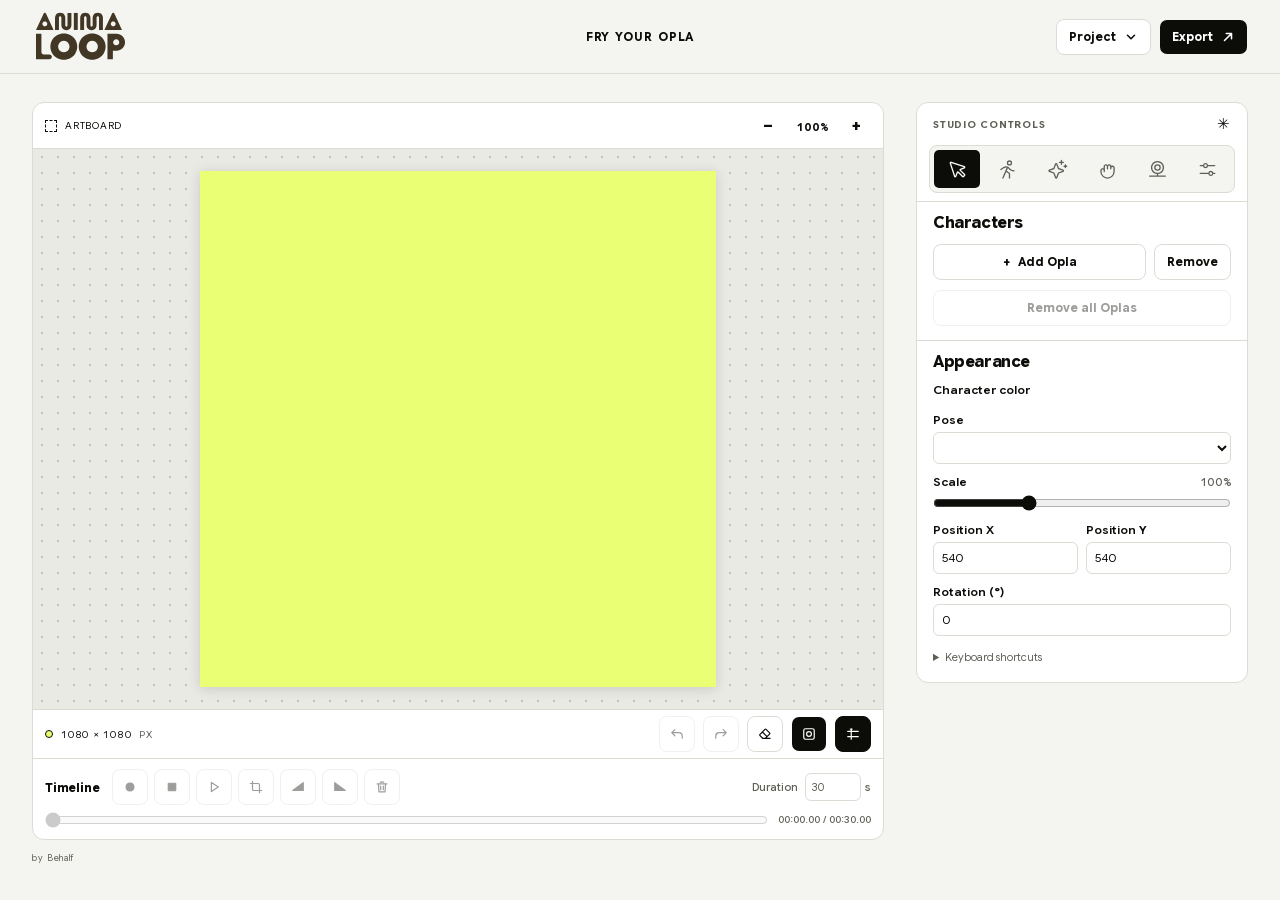
<file: index.html>
<!doctype html>
<html lang="en">
<head>
  <meta charset="utf-8">
  <meta name="viewport" content="width=device-width, initial-scale=1">
  <meta http-equiv="refresh" content="0; url=./opla.html">
  <title>ANIMALOOP Studio</title>
</head>
<body>
  <a href="./opla.html">Fry Your Opla</a>
  <a href="./poster.html">Cook Your Poster</a>
</body>
</html>
</file>
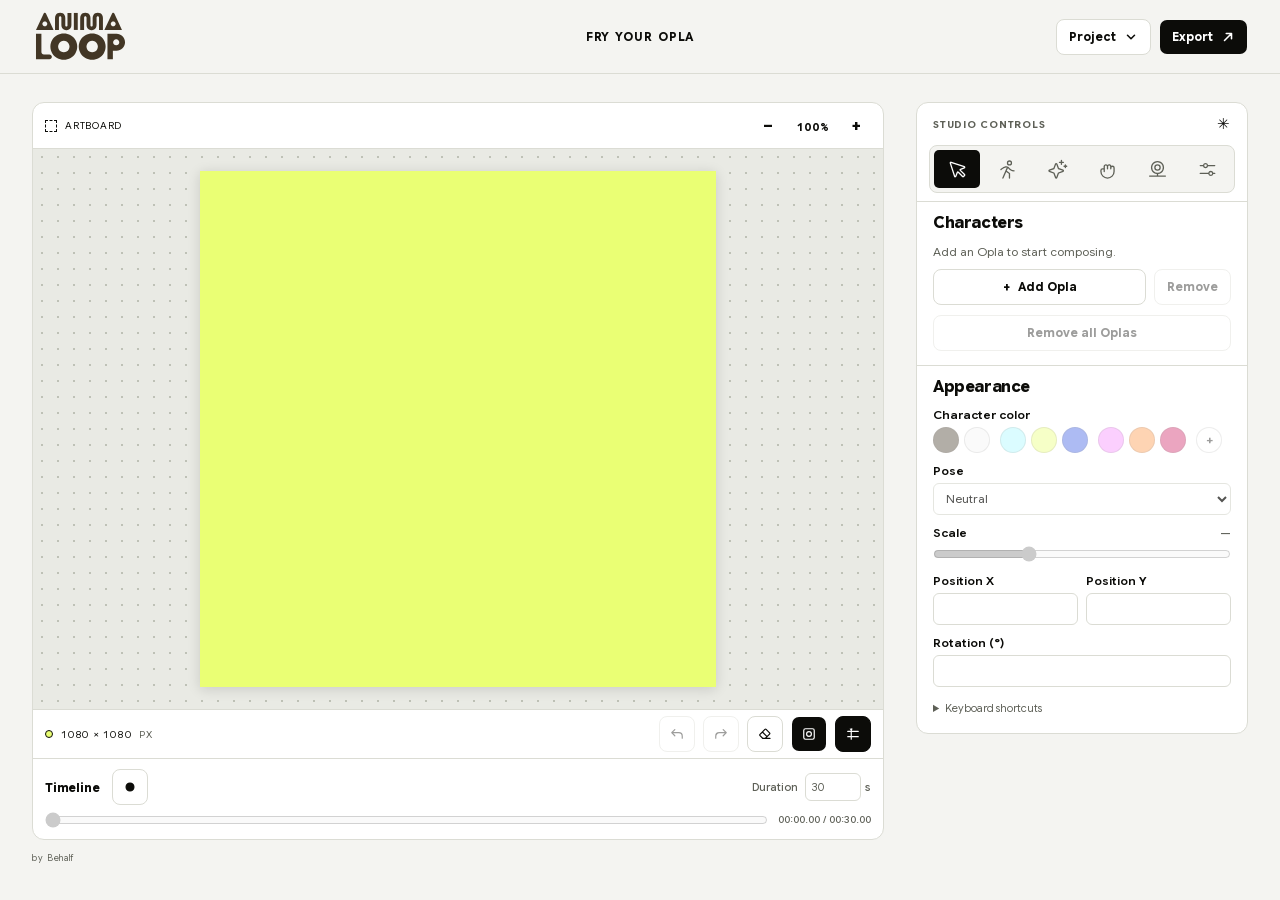
<file: opla.html>
<!doctype html>
<html lang="en">
<head>
  <meta charset="utf-8">
  <meta name="viewport" content="width=device-width, initial-scale=1">
  <meta name="description" content="Build, animate, and capture Opla festival key visuals.">
  <title>ANIMALOOP — Fry Your Opla</title>
  <link rel="stylesheet" href="./styles.css?v=timeline-tools">
  <link rel="stylesheet" href="./opla-recording.css?v=timeline-tools-final">
</head>
<body data-timeline-open="true">
  <header class="topbar">
    <a class="brand" href="./opla.html" aria-label="Animaloop Studio">
      <img src="./src/logo.svg?v=timeline-tools" alt="" width="120" height="63">
    </a>
    <h1 id="studio-title" class="header-caption mono">FRY YOUR OPLA</h1>
    <div class="header-actions">
      <details class="action-menu project-menu">
        <summary class="button">Project <svg class="action-icon" width="14" height="14" viewBox="0 0 12 12" fill="none" stroke="currentColor" stroke-width="1.35" stroke-linecap="round" stroke-linejoin="round" aria-hidden="true" focusable="false"><path d="m3 4.5 3 3 3-3"/></svg></summary>
        <div class="menu-content">
          <div class="menu-section">
            <button type="button" id="project-save">Save</button>
            <button type="button" id="project-open">Open</button>
          </div>
          <div class="menu-section">
            <button type="button" id="reset-mode">Reset</button>
          </div>
          <div class="menu-section">
            <a href="./poster.html">Cook Your Poster</a>
          </div>
        </div>
      </details>
      <details class="action-menu">
        <summary class="button primary">Export <svg class="action-icon" width="14" height="14" viewBox="0 0 12 12" fill="none" stroke="currentColor" stroke-width="1.35" stroke-linecap="round" stroke-linejoin="round" aria-hidden="true" focusable="false"><path d="M3 9 9 3M4.5 3H9v4.5"/></svg></summary>
        <div class="menu-content">
          <div class="menu-section">
            <button type="button" id="export-svg">Download SVG</button>
            <button type="button" id="export-png">Download PNG</button>
          </div>
          <div class="menu-section">
            <button type="button" id="export-mov" disabled>Download MOV</button>
            <button type="button" id="export-gif" disabled>Create GIF loop</button>
          </div>
        </div>
      </details>
    </div>
  </header>
  <main class="workspace">
    <section class="art-area" aria-label="Artboard">
      <div class="stage-card">
        <div class="stage-toolbar">
          <div class="artboard-name mono"><span class="frame-icon" aria-hidden="true"></span> ARTBOARD</div>
          <div class="zoom-group">
            <button type="button" id="zoom-out" title="Zoom out" aria-label="Zoom out">−</button>
            <button type="button" id="zoom-reset" title="Reset zoom" aria-label="Reset zoom"><span id="zoom-value">100%</span></button>
            <button type="button" id="zoom-in" title="Zoom in" aria-label="Zoom in">+</button>
          </div>
        </div>
        <div id="viewport">
          <div class="stage-space">
            <div id="stage-wrap">
              <svg id="stage" xmlns="http://www.w3.org/2000/svg" viewBox="0 0 1080 1080" role="img" aria-label="Opla key visual"></svg>
              <img id="timeline-preview" alt="Recorded animation preview" hidden>
              <div id="timeline-fade-overlay" aria-hidden="true" hidden></div>
            </div>
          </div>
        </div>
        <div class="stage-footer">
          <div class="stage-meta mono"><span class="signal"></span><span id="canvas-dimensions">1080 × 1080</span><span class="units">PX</span></div>
          <div class="frame-actions">
            <button type="button" class="button frame-button" id="undo-scene" aria-label="Undo" title="Undo" disabled>
              <svg width="14" height="14" viewBox="0 0 16 16" fill="none" stroke="currentColor" stroke-width="1.35" stroke-linecap="round" stroke-linejoin="round" aria-hidden="true" focusable="false"><path d="M5.5 3 2 6.5 5.5 10M2 6.5h8a4 4 0 0 1 4 4v2.25"/></svg>
            </button>
            <button type="button" class="button frame-button" id="redo-scene" aria-label="Redo" title="Redo" disabled>
              <svg width="14" height="14" viewBox="0 0 16 16" fill="none" stroke="currentColor" stroke-width="1.35" stroke-linecap="round" stroke-linejoin="round" aria-hidden="true" focusable="false"><path d="m10.5 3 3.5 3.5-3.5 3.5M14 6.5H6a4 4 0 0 0-4 4v2.25"/></svg>
            </button>
            <button type="button" class="button frame-button" id="erase-frame" aria-label="Erase frame" title="Erase frame">
              <svg class="action-icon" width="14" height="14" viewBox="0 0 16 16" fill="none" stroke="currentColor" stroke-width="1.35" stroke-linecap="round" stroke-linejoin="round" aria-hidden="true" focusable="false"><path d="M2.3 9.8a1 1 0 0 1 0-1.4l5.6-5.6a1 1 0 0 1 1.4 0l3.9 3.9a1 1 0 0 1 0 1.4l-5 5H5.6zM5 5.7l5.3 5.3M8.2 13.1h5.5"/></svg>
            </button>
            <button type="button" class="button primary frame-button" id="capture" aria-label="Capture frame" title="Capture frame"><svg class="action-icon" width="14" height="14" viewBox="0 0 16 16" fill="none" stroke="currentColor" stroke-width="1.35" aria-hidden="true" focusable="false"><rect x="2" y="2" width="12" height="12" rx="2"/><circle cx="8" cy="8" r="2.75"/></svg></button>
            <button type="button" class="button frame-button" id="timeline-toggle" aria-label="Toggle timeline" title="Hide timeline" aria-controls="opla-timeline" aria-expanded="true" data-recording="false"><svg class="action-icon"  width="14" height="14" viewBox="0 0 16 16" fill="none" stroke="currentColor" stroke-width="1.35" stroke-linecap="round" stroke-linejoin="round" aria-hidden="true" focusable="false"><path d="M2 5h12M2 11h12M6 2v12"/><path d="m4 2 2 2 2-2Z" fill="currentColor" stroke="none"/></svg></button>
          </div>
        </div>
        <section class="opla-timeline" id="opla-timeline" aria-labelledby="timeline-heading">
          <p class="visually-hidden" id="timeline-state" role="status" aria-live="polite"></p>
          <div class="timeline-export-feedback">
            <progress id="timeline-progress" max="1" value="0" aria-label="Animation export progress" hidden></progress>
            <span id="timeline-export-status" role="status" aria-live="polite"></span>
            <button type="button" class="button frame-button" id="timeline-cancel" aria-label="Cancel export" title="Cancel export" hidden><svg class="action-icon"  width="14" height="14" viewBox="0 0 16 16" fill="none" stroke="currentColor" stroke-width="1.35" stroke-linecap="round" stroke-linejoin="round" aria-hidden="true" focusable="false"><path d="m4 4 8 8m0-8-8 8"/></svg></button>
          </div>
          <div class="timeline-controls-row">
            <h2 id="timeline-heading">Timeline</h2>
            <span id="timeline-completion" hidden></span>
            <div class="timeline-transport" role="group" aria-label="Recording controls">
              <button type="button" class="button frame-button" id="timeline-record" aria-label="Record" title="Record" disabled><svg class="action-icon"  width="14" height="14" viewBox="0 0 16 16" fill="currentColor" stroke="currentColor" stroke-width="1.35" stroke-linecap="round" stroke-linejoin="round" aria-hidden="true" focusable="false"><circle cx="8" cy="8" r="4.5"/></svg></button>
              <button type="button" class="button frame-button" id="timeline-stop" aria-label="Stop recording" title="Stop recording" disabled><svg class="action-icon"  width="14" height="14" viewBox="0 0 16 16" fill="currentColor" stroke="currentColor" stroke-width="1.35" stroke-linecap="round" stroke-linejoin="round" aria-hidden="true" focusable="false"><rect x="3.75" y="3.75" width="8.5" height="8.5" rx=".5"/></svg></button>
              <button type="button" class="button frame-button" id="timeline-play" aria-label="Preview" title="Preview" data-playing="false" disabled><svg class="action-icon" data-timeline-icon="play" width="14" height="14" viewBox="0 0 16 16" fill="none" stroke="currentColor" stroke-width="1.35" stroke-linecap="round" stroke-linejoin="round" aria-hidden="true" focusable="false"><path d="m5 2.75 8 5.25-8 5.25Z"/></svg><svg class="action-icon" data-timeline-icon="pause" width="14" height="14" viewBox="0 0 16 16" fill="currentColor" stroke="currentColor" stroke-width="1.35" stroke-linecap="round" stroke-linejoin="round" aria-hidden="true" focusable="false"><rect x="4" y="3" width="2.75" height="10" rx=".5"/><rect x="9.25" y="3" width="2.75" height="10" rx=".5"/></svg></button>
              <button type="button" class="button frame-button" id="timeline-live" aria-label="Back to live" title="Back to live" hidden><svg class="action-icon"  width="14" height="14" viewBox="0 0 16 16" fill="none" stroke="currentColor" stroke-width="1.35" stroke-linecap="round" stroke-linejoin="round" aria-hidden="true" focusable="false"><path d="m6 3-4 4 4 4M2 7h7.5a4 4 0 0 1 4 4v2"/></svg></button>
              <button type="button" class="button frame-button" id="timeline-crop" aria-label="Crop clip" title="Crop clip" aria-pressed="false" disabled><svg class="action-icon" width="14" height="14" viewBox="0 0 16 16" fill="none" stroke="currentColor" stroke-width="1.35" stroke-linecap="round" stroke-linejoin="round" aria-hidden="true" focusable="false"><path d="M4 1.5v9a1.5 1.5 0 0 0 1.5 1.5h9M1.5 4h9A1.5 1.5 0 0 1 12 5.5v9"/></svg></button>
              <div class="timeline-tool">
                <button type="button" class="button frame-button" id="timeline-fade-in" aria-label="Fade in" title="Fade in" aria-expanded="false" aria-controls="timeline-fade-in-panel" disabled><svg class="action-icon" width="14" height="14" viewBox="0 0 16 16" fill="currentColor" stroke="currentColor" stroke-width="1.35" stroke-linecap="round" stroke-linejoin="round" aria-hidden="true" focusable="false"><path d="M2 12 14 3v9Z"/></svg></button>
                <div class="timeline-fade-panel" id="timeline-fade-in-panel" role="dialog" aria-label="Fade in" hidden>
                  <h3>Fade in</h3>
                  <label class="field">Duration (s)<input type="number" id="timeline-fade-in-duration" min="0" max="15" step=".1" value="0"></label>
                  <button type="button" class="button wide" id="timeline-fade-in-remove">Remove fade</button>
                </div>
              </div>
              <div class="timeline-tool">
                <button type="button" class="button frame-button" id="timeline-fade-out" aria-label="Fade out" title="Fade out" aria-expanded="false" aria-controls="timeline-fade-out-panel" disabled><svg class="action-icon" width="14" height="14" viewBox="0 0 16 16" fill="currentColor" stroke="currentColor" stroke-width="1.35" stroke-linecap="round" stroke-linejoin="round" aria-hidden="true" focusable="false"><path d="m2 3 12 9H2Z"/></svg></button>
                <div class="timeline-fade-panel" id="timeline-fade-out-panel" role="dialog" aria-label="Fade out" hidden>
                  <h3>Fade out</h3>
                  <label class="field">Duration (s)<input type="number" id="timeline-fade-out-duration" min="0" max="15" step=".1" value="0"></label>
                  <button type="button" class="button wide" id="timeline-fade-out-remove">Remove fade</button>
                </div>
              </div>
              <button type="button" class="button frame-button" id="timeline-clear" aria-label="Clear recording" title="Clear recording" disabled><svg class="action-icon"  width="14" height="14" viewBox="0 0 16 16" fill="none" stroke="currentColor" stroke-width="1.35" stroke-linecap="round" stroke-linejoin="round" aria-hidden="true" focusable="false"><path d="M2.5 4.5h11M6 2.5h4M4 4.5l.5 9h7l.5-9M6.5 7v4M9.5 7v4"/></svg></button>
            </div>
            <label class="timeline-length">Duration
              <span class="timeline-number-unit"><input type="number" id="record-duration" min="1" max="30" step="1" value="30" aria-label="Recording duration in seconds"><span aria-hidden="true">s</span></span>
            </label>
          </div>
          <div class="timeline-position-row">
            <label class="timeline-position"><span class="visually-hidden">Timeline position</span>
              <input type="range" id="timeline-scrub" min="0" max="30" step=".01" value="0" disabled>
            </label>
            <div class="timeline-crop-range" id="timeline-crop-range" role="group" aria-label="Clip crop range">
              <div class="timeline-crop-track" aria-hidden="true"><span class="timeline-crop-selection"></span></div>
              <input type="range" id="timeline-crop-start" min="0" max="30" step=".01" value="0" aria-label="Clip start">
              <input type="range" id="timeline-crop-end" min="0" max="30" step=".01" value="30" aria-label="Clip end">
            </div>
            <output id="timeline-time" for="timeline-scrub" aria-live="off">00:00.00 / 00:30.00</output>
            <button type="button" class="button frame-button" id="timeline-crop-apply" aria-label="Apply crop" title="Apply crop" hidden><svg class="action-icon" width="14" height="14" viewBox="0 0 16 16" fill="none" stroke="currentColor" stroke-width="1.35" stroke-linecap="round" stroke-linejoin="round" aria-hidden="true" focusable="false"><path d="m3 8 3 3 7-7"/></svg></button>
            <button type="button" class="button frame-button" id="timeline-crop-cancel" aria-label="Cancel crop" title="Cancel crop" hidden><svg class="action-icon" width="14" height="14" viewBox="0 0 16 16" fill="none" stroke="currentColor" stroke-width="1.35" stroke-linecap="round" stroke-linejoin="round" aria-hidden="true" focusable="false"><path d="m4 4 8 8m0-8-8 8"/></svg></button>
          </div>

        </section>
      </div>
      <div class="workspace-footer mono">
        <span>by Behalf</span>
        <div class="workspace-feedback">
          <span id="status" role="status" aria-live="polite"></span>
        </div>
      </div>
    </section>

    <aside class="inspector" aria-label="Editor controls">
      <div class="inspector-heading"><span class="eyebrow mono">STUDIO CONTROLS</span><span class="inspector-index mono">✳</span></div>
      <div id="tabs" class="tabs" role="tablist" aria-label="Editing mode">
        <button type="button" id="tab-place" role="tab" aria-label="Place" title="Place" aria-selected="true" aria-controls="panel-place" data-tab="place">
          <svg width="21" height="21" aria-hidden="true" focusable="false"><use href="./src/phosphor/tabs.svg#place"/></svg>
        </button>
        <button type="button" id="tab-walk" role="tab" aria-label="Walk" title="Walk" aria-selected="false" aria-controls="panel-walk" tabindex="-1" data-tab="walk">
          <svg width="21" height="21" aria-hidden="true" focusable="false"><use href="./src/phosphor/tabs.svg#walk"/></svg>
        </button>
        <button type="button" id="tab-effect" role="tab" aria-label="Effect" title="Effect" aria-selected="false" aria-controls="panel-effect" tabindex="-1" data-tab="effect">
          <svg width="21" height="21" aria-hidden="true" focusable="false"><use href="./src/phosphor/tabs.svg#effect"/></svg>
        </button>
        <button type="button" id="tab-physics" role="tab" aria-label="Physics" title="Physics" aria-selected="false" aria-controls="panel-physics" tabindex="-1" data-tab="physics">
          <svg width="21" height="21" aria-hidden="true" focusable="false"><use href="./src/phosphor/tabs.svg#physics"/></svg>
        </button>
        <button type="button" id="tab-camera" role="tab" aria-label="Camera" title="Camera" aria-selected="false" aria-controls="panel-camera" tabindex="-1" data-tab="camera">
          <svg width="21" height="21" aria-hidden="true" focusable="false"><use href="./src/phosphor/tabs.svg#camera"/></svg>
        </button>
        <button type="button" id="tab-settings" role="tab" aria-label="Settings" title="Settings" aria-selected="false" aria-controls="panel-settings" tabindex="-1" data-tab="settings">
          <svg width="21" height="21" aria-hidden="true" focusable="false"><use href="./src/phosphor/tabs.svg#settings"/></svg>
        </button>
      </div>

      <section id="panel-place" role="tabpanel" aria-labelledby="tab-place">
        <div class="control-section">
          <div class="section-title"><h2>Characters</h2></div>
          <div class="item-list" id="character-list"></div>
          <div class="row-actions">
            <button type="button" class="button" id="add-character"><span aria-hidden="true">+</span> Add Opla</button>
            <button type="button" class="button" id="remove-character">Remove</button>
          </div>
          <button type="button" class="button wide" id="clear-scene" disabled>Remove all Oplas</button>
        </div>
        <div class="control-section">
          <div class="section-title"><h2>Appearance</h2></div>
          <div class="field">
            <span class="field-label" id="character-color-label">Character color</span>
            <div class="palette" id="character-palette" role="group" aria-labelledby="character-color-label"></div>
          </div>
          <label class="field">Pose
            <select id="pose"></select>
          </label>
          <label class="field"><span class="value-row">Scale <output id="scale-value" for="scale">100%</output></span>
            <input id="scale" type="range" min=".1" max="3" value="1" step=".01">
          </label>
          <div class="position-fields">
            <label class="field">Position X <input type="number" id="position-x" step="1" value="540"></label>
            <label class="field">Position Y <input type="number" id="position-y" step="1" value="540"></label>
          </div>
          <label class="field">Rotation (°) <input type="number" id="rotation" step="1" value="0"></label>
          <details class="shortcut-hint">
            <summary>Keyboard shortcuts</summary>
            <dl>
              <div><dt>Nudge</dt><dd><kbd>Arrow keys</kbd></dd></div>
              <div><dt>Nudge farther</dt><dd><kbd>Shift</kbd> + <kbd>Arrow keys</kbd></dd></div>
              <div><dt>Copy / Paste / Duplicate</dt><dd><kbd>Cmd / Ctrl</kbd> + <kbd>C / V / D</kbd></dd></div>
              <div><dt>Duplicate and move</dt><dd><kbd>Option / Alt</kbd> + drag</dd></div>
              <div><dt>Remove</dt><dd><kbd>Delete</kbd></dd></div>
              <div><dt>Undo</dt><dd><kbd>Cmd / Ctrl</kbd> + <kbd>Z</kbd></dd></div>
            </dl>
          </details>
        </div>
      </section>

      <section id="panel-walk" role="tabpanel" aria-labelledby="tab-walk" hidden>
        <div class="control-section">
          <div class="section-title"><h2>Walk cycle</h2></div>
          <label class="field">Cycle
            <select id="walk-cycle"></select>
          </label>
          <label class="field"><span class="value-row">Speed <output id="walk-speed-value" for="walk-speed">1×</output></span>
            <input id="walk-speed" type="range" min=".25" max="2.5" step=".05" value="1">
          </label>
          <label class="field">Cycle position <input id="walk-frame" type="range" min="0" max="1000" step="1" value="0"></label>
          <label class="field">Direction
            <select id="walk-direction"></select>
          </label>
          <label class="field">Motion
            <select id="walk-motion">
              <option value="one-way">One way</option>
              <option value="oscillate">Back and forth</option>
            </select>
          </label>
          <label class="field"><span class="value-row">Travel angle <output id="walk-angle-value" for="walk-angle">0°</output></span>
            <input id="walk-angle" type="range" min="-180" max="180" step="1" value="0">
          </label>
          <label class="checkbox-field"><input id="walk-travel" type="checkbox" checked> Travel across artboard</label>
          <button id="walk-play" type="button" class="button primary wide">Play</button>
        </div>
        <div class="control-section">
          <div class="section-title"><h2>Walking stack</h2></div>
          <div class="item-list" id="walk-list"></div>
          <div class="field">
            <span class="field-label" id="walker-color-label">New walker color</span>
            <div class="palette" id="walker-palette" role="group" aria-labelledby="walker-color-label"></div>
          </div>
          <button id="add-walker" type="button" class="button wide"><span aria-hidden="true">+</span> Add walker</button>
          <button id="walk-copy-place" type="button" class="button wide">Copy frame to Place <span aria-hidden="true">↗</span></button>
        </div>
      </section>

      <section id="panel-effect" role="tabpanel" aria-labelledby="tab-effect" hidden>
        <div class="control-section">
          <div class="section-title"><h2>Rendering</h2></div>
          <label class="field">Effect
            <select id="effect"></select>
          </label>
          <label class="field"><span class="value-row">Amount <output id="effect-amount-value" for="effect-amount">4</output></span>
            <input id="effect-amount" type="range" min="1" max="50" step="1" value="4">
          </label>
          <label class="checkbox-field" id="effect-mix-colors-field" hidden><input id="effect-mix-colors" type="checkbox"> Mix colors</label>
          <div id="effect-parameters" class="parameter-fields"></div>
          <label class="field">Blend mode
            <select id="effect-blend">
              <option value="normal">Normal</option>
              <option value="multiply">Multiply</option>
              <option value="screen">Screen</option>
              <option value="overlay">Overlay</option>
              <option value="darken">Darken</option>
              <option value="lighten">Lighten</option>
              <option value="difference">Difference</option>
              <option value="exclusion">Exclusion</option>
            </select>
          </label>
          <label class="field">Filter
            <select id="effect-filter">
              <option value="none">None</option>
              <option value="particles">Particles</option>
              <option value="lofi">Lo-fi</option>
              <option value="dither">Dither</option>
              <option value="halftone">Halftone</option>
              <option value="scanlines">Scanlines</option>
              <option value="grain">Grain</option>
              <option value="ink-bleed">Ink bleed</option>
            </select>
          </label>
          <label class="field"><span class="value-row">Filter strength <output id="effect-filter-strength-value" for="effect-filter-strength">4</output></span>
            <input id="effect-filter-strength" type="range" min="1" max="20" step="1" value="4">
          </label>
          <label class="field">Cycle position <input id="effect-frame" type="range" min="0" max="1000" step="1" value="0"></label>
          <button id="effect-play" type="button" class="button primary wide">Play</button>
        </div>
      </section>

      <section id="panel-physics" role="tabpanel" aria-labelledby="tab-physics" hidden>
        <div class="control-section">
          <div class="section-title"><h2>Physics</h2></div>
          <p class="control-note">Grab Opla anywhere on the artboard. Swing it, let it drop, or flick to throw.</p>
          <label class="field"><span class="value-row">Gravity <output id="physics-gravity-value" for="physics-gravity">1×</output></span>
            <input id="physics-gravity" type="range" min="0" max="2" step=".05" value="1">
          </label>
          <label class="field"><span class="value-row">Bounce <output id="physics-bounce-value" for="physics-bounce">55%</output></span>
            <input id="physics-bounce" type="range" min="0" max="1" step=".05" value=".55">
          </label>
          <label class="checkbox-field"><input id="physics-pile" type="checkbox"> Stack characters on impact</label>
          <label class="checkbox-field"><input id="physics-puppet" type="checkbox"> Swing arms and legs</label>
          <div class="row-actions">
            <button id="physics-reset" type="button" class="button">Reset physics</button>
            <button id="physics-remove" type="button" class="button">Remove selected Opla</button>
          </div>
        </div>
      </section>

      <section id="panel-camera" role="tabpanel" aria-labelledby="tab-camera" hidden>
        <div class="control-section">
          <div class="section-title"><h2>Camera</h2></div>
          <p class="control-note">Step back so your arms and legs are in view. Mirror follows your position in the camera, Center keeps one Opla in the middle, and Scene moves all Oplas from Place together.</p>
          <label class="field">Composition
            <select id="camera-composition">
              <option value="mirror">Mirror</option>
              <option value="center">Center</option>
              <option value="scene">Scene</option>
            </select>
          </label>
          <div class="field" id="camera-color-field">
            <span class="field-label" id="camera-color-label">Opla color</span>
            <div class="palette" id="camera-palette" role="group" aria-labelledby="camera-color-label"></div>
          </div>
          <div id="camera-preview" class="camera-preview" hidden>
            <video id="camera-video" aria-label="Mirrored webcam preview" muted autoplay playsinline></video>
          </div>
          <p id="camera-status" class="camera-status mono" role="status" aria-live="polite">Camera off</p>
          <label class="checkbox-field"><input id="camera-auto-zoom" type="checkbox" checked> Auto zoom</label>
          <label class="field"><span class="value-row">Sensitivity <output id="camera-sensitivity-value" for="camera-sensitivity">1×</output></span>
            <input id="camera-sensitivity" type="range" min=".25" max="2" step=".05" value="1">
          </label>
          <div class="row-actions">
            <button id="camera-start" type="button" class="button primary">Start camera</button>
            <button id="camera-stop" type="button" class="button" disabled>Stop</button>
          </div>
        </div>
      </section>

      <section id="panel-settings" role="tabpanel" aria-labelledby="tab-settings" hidden>
        <div class="control-section">
          <div class="section-title"><h2>Artboard</h2></div>
          <div class="field">
            <span class="field-label" id="background-color-label">Background color</span>
            <div class="palette" id="background-palette" role="group" aria-labelledby="background-color-label"></div>
          </div>
          <label class="field">Canvas size
            <select id="canvas-size">
              <option value="1080x1080">Square · 1080 × 1080</option>
              <option value="1080x1350">Portrait · 1080 × 1350</option>
              <option value="1920x1080">Landscape · 1920 × 1080</option>
              <option value="1080x1920">Story · 1080 × 1920</option>
              <option value="custom">Custom</option>
            </select>
          </label>
          <form id="canvas-custom" class="position-fields" hidden>
            <label class="field">Width (px) <input type="number" id="canvas-width" required min="128" max="4096" step="1" value="1080"></label>
            <label class="field">Height (px) <input type="number" id="canvas-height" required min="128" max="4096" step="1" value="1080"></label>
            <button type="submit" class="button">Apply size</button>
          </form>
          <label class="checkbox-field"><input id="settings-transparent" type="checkbox"> Transparent background</label>
          <label class="checkbox-field"><input id="show-guides" type="checkbox" checked> Show workspace grid</label>
          <label class="checkbox-field"><input id="settings-snap" type="checkbox"> Snap to grid</label>
          <label class="field">Grid size (px)
            <input id="settings-grid-size" type="number" min="4" max="128" step="1" value="16">
          </label>
        </div>
      </section>
    </aside>
  </main>
  <script type="module" src="./app.js?v=mixed-copies"></script>
</body>
</html>
</file>
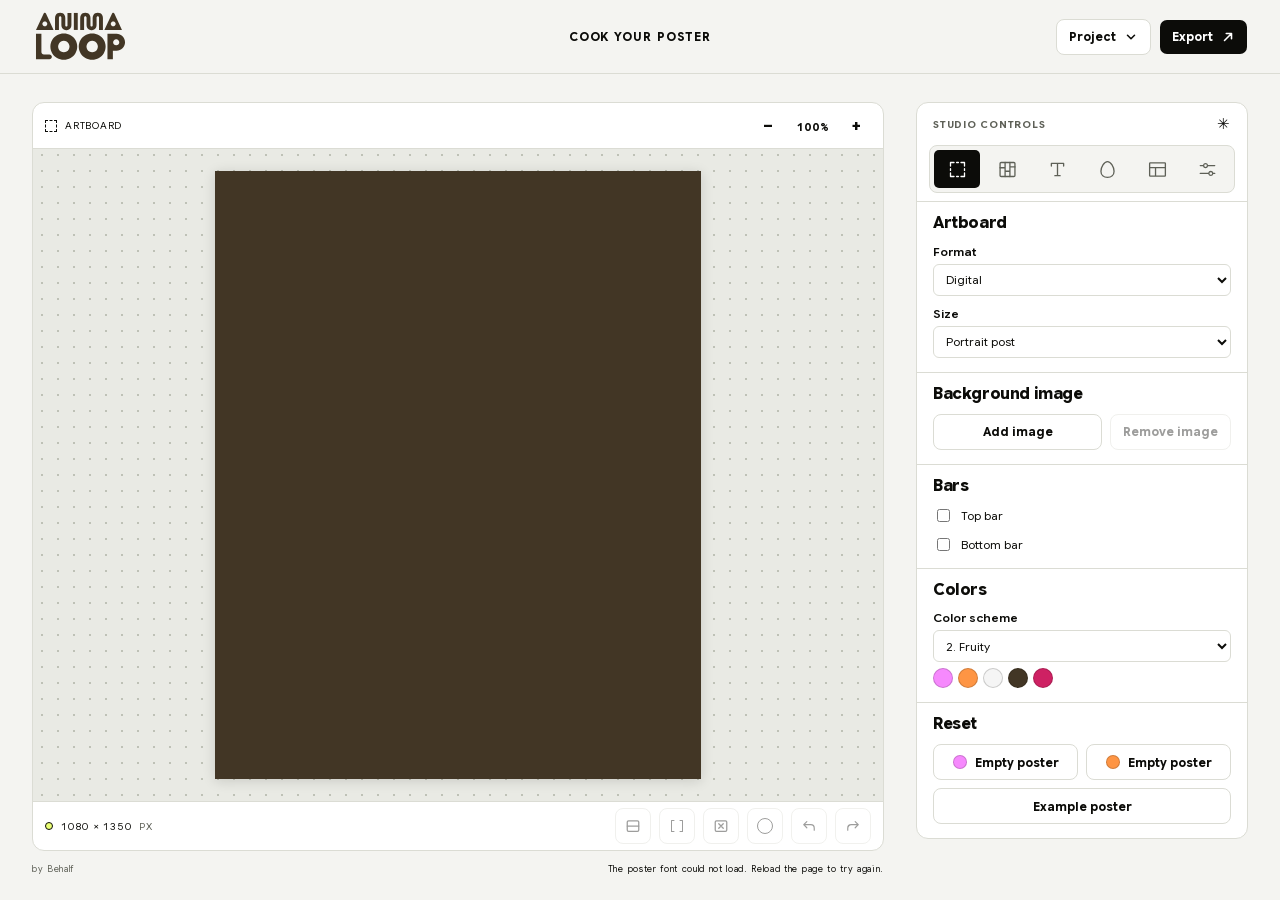
<file: poster.html>
<!doctype html>
<html lang="en">
<head>
  <meta charset="utf-8">
  <meta name="viewport" content="width=device-width, initial-scale=1">
  <meta name="description" content="Make an ANIMALOOP poster with a staggered grid and variable lettering.">
  <title>ANIMALOOP — Cook Your Poster</title>
  <link rel="stylesheet" href="./styles.css?v=grid-labels">
  <link rel="stylesheet" href="./poster.css?v=linked-block-heights">
</head>
<body class="poster-editor">
  <header class="topbar">
    <a class="brand" href="./" aria-label="Animaloop Studio">
      <img src="./src/logo.svg?v=animaloop" alt="" width="120" height="63">
    </a>
    <h1 id="studio-title" class="header-caption mono">COOK YOUR POSTER</h1>
    <div class="header-actions">
      <details class="action-menu project-menu">
        <summary class="button">Project <svg class="action-icon" width="14" height="14" viewBox="0 0 12 12" fill="none" stroke="currentColor" stroke-width="1.35" stroke-linecap="round" stroke-linejoin="round" aria-hidden="true" focusable="false"><path d="m3 4.5 3 3 3-3"/></svg></summary>
        <div class="menu-content">
          <div class="menu-section">
            <button type="button" id="project-save">Save</button>
            <button type="button" id="project-open">Open</button>
          </div>
          <div class="menu-section">
            <button type="button" id="poster-reset">Reset</button>
          </div>
          <div class="menu-section">
            <a href="./opla.html">Fry Your Opla</a>
          </div>
        </div>
      </details>
      <details class="action-menu">
        <summary class="button primary">Export <svg class="action-icon" width="14" height="14" viewBox="0 0 12 12" fill="none" stroke="currentColor" stroke-width="1.35" stroke-linecap="round" stroke-linejoin="round" aria-hidden="true" focusable="false"><path d="M3 9 9 3M4.5 3H9v4.5"/></svg></summary>
        <div class="menu-content">
          <div class="menu-section">
            <button type="button" id="export-png">PNG · 1×</button>
            <button type="button" id="export-png-1-5">PNG · 1.5×</button>
            <button type="button" id="export-png-2">PNG · 2×</button>
            <button type="button" id="export-png-3">PNG · 3×</button>
          </div>
          <div class="menu-section">
            <button type="button" id="export-svg-outline">SVG · Outlines</button>
            <button type="button" id="export-svg-text">SVG · Editable text</button>
          </div>
          <div class="menu-section">
            <button type="button" id="export-gif" disabled>GIF loop</button>
            <button type="button" id="export-video" disabled>Video loop · WebM</button>
          </div>
          <button type="button" id="export-cancel" hidden>Cancel export</button>
        </div>
      </details>
    </div>
  </header>

  <main class="workspace">
    <section class="art-area" aria-label="Artboard">
      <div class="stage-card">
        <div class="stage-toolbar">
          <div class="artboard-name mono"><span class="frame-icon" aria-hidden="true"></span> ARTBOARD</div>
          <div class="zoom-group">
            <button type="button" id="zoom-out" title="Zoom out" aria-label="Zoom out">−</button>
            <button type="button" id="zoom-reset" title="Fit artboard" aria-label="Fit artboard"><span id="zoom-value">100%</span></button>
            <button type="button" id="zoom-in" title="Zoom in" aria-label="Zoom in">+</button>
          </div>
        </div>
        <div id="viewport">
          <div class="stage-space">
            <div id="stage-wrap">
              <svg id="poster-ruler-x" class="poster-ruler" xmlns="http://www.w3.org/2000/svg" aria-hidden="true" hidden></svg>
              <svg id="poster-ruler-y" class="poster-ruler" xmlns="http://www.w3.org/2000/svg" aria-hidden="true" hidden></svg>
              <div id="poster-grid-labels" aria-hidden="true" hidden></div>
              <svg id="stage" xmlns="http://www.w3.org/2000/svg" viewBox="0 0 1080 1350" role="group" aria-label="Poster artboard" tabindex="0"></svg>
              <svg id="poster-opla-transform" xmlns="http://www.w3.org/2000/svg" aria-hidden="true"></svg>
              <svg id="poster-content-transform" xmlns="http://www.w3.org/2000/svg" aria-hidden="true" hidden></svg>
              <input id="poster-cell-editor" type="text" aria-label="Edit block letter" autocomplete="off" autocapitalize="off" spellcheck="false" tabindex="-1" hidden>
            </div>
          </div>
        </div>
        <div class="stage-footer">
          <div class="stage-meta mono"><span class="signal" aria-hidden="true"></span><span id="canvas-dimensions">1080 × 1350</span><span id="canvas-units" class="units">PX</span></div>
          <div class="frame-actions">
            <button type="button" class="button frame-button" id="poster-split-cell" aria-label="Split block" title="Split block" disabled>
              <svg width="16" height="16" viewBox="0 0 16 16" fill="none" stroke="currentColor" stroke-width="1.25" stroke-linecap="round" stroke-linejoin="round" aria-hidden="true" focusable="false"><rect x="2.25" y="2.75" width="11.5" height="10.5" rx="1.3"/><path d="M2.25 8h11.5"/></svg>
            </button>
            <button type="button" class="button frame-button" id="poster-merge-cell" aria-label="Merge blocks" title="Merge blocks" disabled>
              <svg width="16" height="16" fill="currentColor" aria-hidden="true" focusable="false"><use href="./src/phosphor/tabs.svg?v=poster-assets#brackets-square"/></svg>
            </button>
            <button type="button" class="button frame-button" id="poster-delete-cell" aria-label="Delete block" title="Delete block" disabled>
              <svg width="16" height="16" viewBox="0 0 16 16" fill="none" stroke="currentColor" stroke-width="1.25" stroke-linecap="round" stroke-linejoin="round" aria-hidden="true" focusable="false"><rect x="2.25" y="2.75" width="11.5" height="10.5" rx="1.3"/><path d="M5.75 5.75 8 8l2.25-2.25m-4.5 4.5L8 8l2.25 2.25"/></svg>
            </button>
            <button type="button" class="button frame-button" id="poster-swap-colors" aria-label="Swap colors" title="Swap colors" disabled>
              <span id="poster-swap-preview" aria-hidden="true"></span>
            </button>
            <button type="button" class="button frame-button" id="undo-scene" aria-label="Undo" title="Undo" disabled>
              <svg width="14" height="14" viewBox="0 0 16 16" fill="none" stroke="currentColor" stroke-width="1.35" stroke-linecap="round" stroke-linejoin="round" aria-hidden="true" focusable="false"><path d="M5.5 3 2 6.5 5.5 10M2 6.5h8a4 4 0 0 1 4 4v2.25"/></svg>
            </button>
            <button type="button" class="button frame-button" id="redo-scene" aria-label="Redo" title="Redo" disabled>
              <svg width="14" height="14" viewBox="0 0 16 16" fill="none" stroke="currentColor" stroke-width="1.35" stroke-linecap="round" stroke-linejoin="round" aria-hidden="true" focusable="false"><path d="m10.5 3 3.5 3.5-3.5 3.5M14 6.5H6a4 4 0 0 0-4 4v2.25"/></svg>
            </button>
          </div>
        </div>
      </div>
      <div class="workspace-footer mono">
        <span>by Behalf</span>
        <div class="workspace-feedback"><span id="status" role="status" aria-live="polite"></span></div>
      </div>
    </section>

    <aside class="inspector" aria-label="Editor controls">
      <div class="inspector-heading"><span class="eyebrow mono">STUDIO CONTROLS</span><span class="inspector-index mono" aria-hidden="true">✳</span></div>

      <div id="poster-tabs" class="tabs" role="tablist" aria-label="Poster controls">
        <button type="button" role="tab" id="poster-tab-artboard" data-poster-tab="artboard" aria-label="Artboard" aria-selected="true" aria-controls="poster-panel-artboard" title="Artboard">
          <svg class="poster-tab-line-icon" width="21" height="21" viewBox="0 0 24 24" stroke="currentColor" stroke-width="1.5" stroke-linecap="round" stroke-linejoin="round" aria-hidden="true" focusable="false"><path d="M8 4H4v4m12-4h4v4M4 16v4h4m12-4v4h-4M4 11v2m16-2v2M11 4h2m-2 16h2"/></svg>
        </button>
        <button type="button" role="tab" id="poster-tab-grid" data-poster-tab="grid" aria-label="Grid" aria-selected="false" aria-controls="poster-panel-grid" tabindex="-1" title="Grid">
          <svg class="poster-tab-line-icon" width="21" height="21" viewBox="0 0 24 24" stroke="currentColor" stroke-width="1.5" stroke-linecap="round" stroke-linejoin="round" aria-hidden="true" focusable="false"><rect x="3.5" y="4" width="17" height="16" rx="1.25"/><path d="M9.25 4v16m5.5-16v16M3.5 10h5.75m0 4h5.5m0-5h5.75"/></svg>
        </button>
        <button type="button" role="tab" id="poster-tab-type" data-poster-tab="type" aria-label="Type" aria-selected="false" aria-controls="poster-panel-type" tabindex="-1" title="Type">
          <svg class="poster-tab-line-icon" width="21" height="21" viewBox="0 0 24 24" stroke="currentColor" stroke-width="1.5" stroke-linecap="round" stroke-linejoin="round" aria-hidden="true" focusable="false"><path d="M5 8V5h14v3M12 5v14m-3 0h6"/></svg>
        </button>
        <button type="button" role="tab" id="poster-tab-opla" data-poster-tab="opla" aria-label="Add Opla" aria-selected="false" aria-controls="poster-panel-opla" tabindex="-1" title="Add Opla">
          <svg class="poster-tab-line-icon" width="21" height="21" viewBox="0 0 24 24" stroke="currentColor" stroke-width="1.5" stroke-linecap="round" stroke-linejoin="round" aria-hidden="true" focusable="false"><path d="M19.5 14c0 4.4-3.2 7-7.5 7S4.5 18.4 4.5 14C4.5 9.5 8.2 3 12 3s7.5 6.5 7.5 11Z"/></svg>
        </button>
        <button type="button" role="tab" id="poster-tab-layout" data-poster-tab="layout" aria-label="Layout" aria-selected="false" aria-controls="poster-panel-layout" tabindex="-1" title="Layout">
          <svg width="21" height="21" aria-hidden="true" focusable="false"><use href="./src/phosphor/tabs.svg?v=poster-assets#layout"/></svg>
        </button>
        <button type="button" role="tab" id="poster-tab-settings" data-poster-tab="settings" aria-label="Settings" aria-selected="false" aria-controls="poster-panel-settings" tabindex="-1" title="Settings">
          <svg width="21" height="21" aria-hidden="true" focusable="false"><use href="./src/phosphor/tabs.svg#settings"/></svg>
        </button>
      </div>

      <section id="poster-panel-artboard" role="tabpanel" aria-labelledby="poster-tab-artboard">
        <div class="control-section">
          <div class="section-title"><h2>Artboard</h2></div>
          <label class="field">Format
            <select id="poster-size-mode">
              <option value="digital">Digital</option>
              <option value="print">Print</option>
            </select>
          </label>
          <label class="field">Size <select id="poster-size"></select></label>
          <form class="position-fields" id="poster-custom-size" hidden>
            <label class="field">Width <span class="poster-size-unit" data-artboard-unit>px</span>
              <input type="number" id="poster-width" min="1" step="any" required>
            </label>
            <label class="field">Height <span class="poster-size-unit" data-artboard-unit>px</span>
              <input type="number" id="poster-height" min="1" step="any" required>
            </label>
            <button class="button" type="submit">Apply size</button>
          </form>
        </div>
        <div class="control-section">
          <div class="section-title"><h2>Background image</h2></div>
          <div class="row-actions">
            <button type="button" class="button" id="poster-background-add">Add image</button>
            <button type="button" class="button" id="poster-background-remove" disabled>Remove image</button>
          </div>
          <input type="file" id="poster-background-file" accept="image/png,image/jpeg,image/webp,image/gif,image/avif" hidden>
          <p class="control-note" id="poster-background-name" hidden></p>
        </div>
        <div class="control-section">
          <div class="section-title"><h2>Bars</h2></div>
          <label class="checkbox-field"><input type="checkbox" id="poster-bar-top-enabled" aria-controls="poster-bar-top-controls"> Top bar</label>
          <div class="position-fields" id="poster-bar-top-controls" hidden>
            <label class="field">Top bar height (px)
              <input type="number" id="poster-bar-top-height" min="0" step="1" inputmode="numeric">
            </label>
            <label class="field">Top bar mode
              <select id="poster-bar-top-mode">
                <option value="add">Add</option>
                <option value="overlap">Overlap</option>
                <option value="push">Push</option>
              </select>
            </label>
          </div>
          <label class="checkbox-field"><input type="checkbox" id="poster-bar-bottom-enabled" aria-controls="poster-bar-bottom-controls"> Bottom bar</label>
          <div class="position-fields" id="poster-bar-bottom-controls" hidden>
            <label class="field">Bottom bar height (px)
              <input type="number" id="poster-bar-bottom-height" min="0" step="1" inputmode="numeric">
            </label>
            <label class="field">Bottom bar mode
              <select id="poster-bar-bottom-mode">
                <option value="add">Add</option>
                <option value="overlap">Overlap</option>
                <option value="push">Push</option>
              </select>
            </label>
          </div>
        </div>
        <div class="control-section">
          <div class="section-title"><h2>Colors</h2></div>
          <label class="field">Color scheme
            <select id="poster-scheme"></select>
            <span id="poster-scheme-preview" class="poster-scheme-preview" aria-hidden="true">
              <span class="poster-scheme-accent-a"></span><span class="poster-scheme-accent-b"></span>
              <span class="poster-scheme-text"></span><span class="poster-scheme-background"></span>
              <span class="poster-scheme-opla"></span>
            </span>
          </label>
        </div>
        <div class="control-section">
          <div class="section-title"><h2 id="poster-reset-heading">Reset</h2></div>
          <div class="poster-reset-options" role="group" aria-labelledby="poster-reset-heading">
            <button type="button" class="button" id="poster-reset-accent-a" data-poster-reset="accentA" aria-label="Empty poster, first accent">
              <span class="poster-reset-swatch poster-scheme-accent-a" aria-hidden="true"></span>
              Empty poster
            </button>
            <button type="button" class="button" id="poster-reset-accent-b" data-poster-reset="accentB" aria-label="Empty poster, second accent">
              <span class="poster-reset-swatch poster-scheme-accent-b" aria-hidden="true"></span>
              Empty poster
            </button>
            <button type="button" class="button" id="poster-reset-design" data-poster-reset="example">Example poster</button>
          </div>
        </div>
      </section>

      <section id="poster-panel-grid" role="tabpanel" aria-labelledby="poster-tab-grid" hidden>
        <div class="control-section">
          <div class="section-title"><h2>Grid</h2></div>
          <div class="field">
            <label for="poster-columns">Columns</label>
            <div class="poster-column-stepper">
              <button type="button" class="button" id="poster-remove-column" aria-label="Remove a column">−</button>
              <input type="number" id="poster-columns" min="1" step="1" value="5">
              <button type="button" class="button" id="poster-add-column" aria-label="Add a column">+</button>
            </div>
          </div>
          <div class="position-fields">
            <label class="checkbox-field"><input type="checkbox" id="poster-random-lock-columns" checked> Keep column count</label>
            <label class="checkbox-field"><input type="checkbox" id="poster-random-shuffle-colors"> Shuffle colors</label>
          </div>
          <button type="button" class="button wide" id="poster-random-layout">Randomize layout</button>
          <button type="button" class="button wide" id="poster-reset-layout">Reset layout</button>
        </div>
        <div class="control-section">
          <div class="section-title"><h2 id="poster-block-title">Block</h2><output id="poster-selection" aria-live="polite">None selected</output></div>
          <p class="control-note">Click a block and type. Drag a selected block to move it up or down. Shift-click to select more.</p>
          <label class="checkbox-field"><input type="checkbox" id="poster-link-text-heights" checked> Link text block heights</label>
          <fieldset class="poster-cell-fields" id="poster-cell" aria-labelledby="poster-block-title" hidden disabled>
            <div class="poster-block-types" role="group" aria-label="Block type">
              <button type="button" class="button" id="poster-block-text" aria-pressed="false">Text</button>
              <button type="button" class="button" id="poster-block-color" aria-pressed="false">Color</button>
            </div>
            <div id="poster-color-swatches" class="palette" role="group" aria-label="Block color">
              <button type="button" id="poster-accent-a" aria-label="First accent" aria-pressed="false"></button>
              <button type="button" id="poster-accent-b" aria-label="Second accent" aria-pressed="false"></button>
            </div>
            <div class="poster-cell-fields" id="poster-single-block">
              <label class="field" id="poster-cell-text-field">Block letter
                <input type="text" id="poster-cell-text" autocapitalize="off" autocomplete="off" spellcheck="false">
              </label>
              <label class="field">
                <span class="value-row">Column right edge <output id="poster-column-edge-value" for="poster-column-edge"></output></span>
                <input type="range" id="poster-column-edge" min="0" max="100" step=".1">
              </label>
              <div class="position-fields">
                <label class="field">
                  <span class="value-row">Top edge <output id="poster-break-top-value" for="poster-break-top"></output></span>
                  <input type="range" id="poster-break-top" min="0" max="100" step=".1">
                </label>
                <label class="field">
                  <span class="value-row">Bottom edge <output id="poster-break-bottom-value" for="poster-break-bottom"></output></span>
                  <input type="range" id="poster-break-bottom" min="0" max="100" step=".1">
                </label>
              </div>
              <label class="field">
                <span class="value-row">Vertical position <output id="poster-block-position-value" for="poster-block-position"></output></span>
                <input type="range" id="poster-block-position" min="0" max="100" step=".1">
              </label>
            </div>
          </fieldset>
        </div>
      </section>

      <section id="poster-panel-type" role="tabpanel" aria-labelledby="poster-tab-type" hidden>
        <div class="control-section">
          <div class="section-title"><h2>Type</h2></div>
          <label class="field">
            <span class="value-row">Poster text <output id="poster-text-capacity" for="poster-text"></output></span>
            <textarea id="poster-text" rows="3" spellcheck="false" aria-describedby="poster-text-note"></textarea>
          </label>
          <p class="control-note" id="poster-text-note">Spaces give words room to move between rows.</p>
          <div class="field">
            <div class="value-row">
              <label for="poster-text-padding">Horizontal padding per side (px)</label>
              <label class="checkbox-field" title="2% of poster width, rounded to the nearest pixel">
                <input type="checkbox" id="poster-text-padding-auto" aria-controls="poster-text-padding" checked> Auto
              </label>
            </div>
            <input type="number" id="poster-text-padding" min="0" step="1" inputmode="numeric" readonly>
          </div>
          <label class="field" title="At 100%, uppercase I stays at its natural width in wide blocks.">
            <span class="value-row">I width compensation <output id="poster-i-width-compensation-value" for="poster-i-width-compensation">100%</output></span>
            <input type="range" id="poster-i-width-compensation" min="0" max="100" step="1" value="100">
          </label>
          <label class="checkbox-field"><input type="checkbox" id="poster-random-jumble-grid"> Jumble grid</label>
          <button type="button" class="button wide" id="poster-random-text" disabled>Randomize text position</button>
          <button type="button" class="button wide" id="poster-remove-text" disabled>Remove all text blocks</button>
        </div>
      </section>

      <section id="poster-panel-opla" role="tabpanel" aria-labelledby="poster-tab-opla" hidden>
        <form class="control-section" id="poster-shuffle-opla-form">
          <div class="section-title"><h2>Shuffle</h2></div>
          <div class="field">
            <div class="value-row">
              <label for="poster-shuffle-opla-amount">Amount</label>
              <output id="poster-shuffle-opla-capacity" for="poster-shuffle-opla-amount"></output>
            </div>
            <input type="number" id="poster-shuffle-opla-amount" min="1" step="1" value="3" required disabled aria-describedby="poster-shuffle-opla-capacity">
          </div>
          <p class="control-note">Replaces all Oplas on the poster.</p>
          <button type="submit" class="button wide" id="poster-shuffle-opla" disabled>Shuffle Oplas</button>
        </form>
        <div class="control-section">
          <div class="section-title"><h2>Opla</h2></div>
          <p class="control-note" id="poster-opla-selection" aria-live="polite">Select a color block or Shift-click neighboring color blocks.</p>
          <label class="field">Placement
            <select id="poster-opla-placement"><option value="">New placement</option></select>
          </label>
          <div class="position-fields">
            <label class="field">Count
              <select id="poster-opla-count">
                <option value="1">1</option>
                <option value="2">2</option>
                <option value="3">3</option>
              </select>
            </label>
            <div class="field">
              <span id="poster-opla-color-label">Opla color</span>
              <output id="poster-opla-color" aria-labelledby="poster-opla-color-label"></output>
            </div>
          </div>
          <div class="position-fields">
            <label class="field">Frame fit
              <select id="poster-opla-fit">
                <option value="fit">Fit</option>
                <option value="bleed">Overflow</option>
                <option value="crop">Crop</option>
              </select>
            </label>
            <label class="field">Layer
              <select id="poster-opla-layer">
                <option value="over">In front of Oplas</option>
                <option value="under">Behind Oplas</option>
              </select>
            </label>
          </div>
          <label class="field">
            <span class="value-row">Size <output id="poster-opla-size-value" for="poster-opla-size">100%</output></span>
            <input type="range" id="poster-opla-size" min="25" max="200" step="1" value="100" aria-describedby="poster-opla-size-note">
          </label>
          <p class="control-note" id="poster-opla-size-note">Drag the artwork to move it, a corner to resize it, or the top handle to rotate it.</p>
          <div class="position-fields">
            <label class="field">
              <span class="value-row">X offset <output id="poster-opla-x-value" for="poster-opla-x">0%</output></span>
              <input type="range" id="poster-opla-x" min="-100" max="100" step="1" value="0">
            </label>
            <label class="field">
              <span class="value-row">Y offset <output id="poster-opla-y-value" for="poster-opla-y">0%</output></span>
              <input type="range" id="poster-opla-y" min="-100" max="100" step="1" value="0">
            </label>
          </div>
          <label class="field">Rotation (°) <input type="number" id="poster-opla-rotation" step="1" value="0"></label>
          <details class="shortcut-hint">
            <summary>Keyboard shortcuts</summary>
            <dl>
              <div><dt>Nudge 1 px</dt><dd><kbd>Arrow keys</kbd></dd></div>
              <div><dt>Nudge 10 px</dt><dd><kbd>Shift</kbd> + <kbd>Arrow keys</kbd></dd></div>
              <div><dt>Copy / Paste / Duplicate</dt><dd><kbd>Cmd / Ctrl</kbd> + <kbd>C / V / D</kbd></dd></div>
              <div><dt>Duplicate and move</dt><dd><kbd>Option / Alt</kbd> + drag</dd></div>
              <div><dt>Snap rotation to 15°</dt><dd><kbd>Shift</kbd> + drag rotation handle</dd></div>
              <div><dt>Remove</dt><dd><kbd>Delete</kbd></dd></div>
              <div><dt>Undo</dt><dd><kbd>Cmd / Ctrl</kbd> + <kbd>Z</kbd></dd></div>
            </dl>
          </details>
        </div>
        <div class="control-section">
          <div class="section-title"><h2>Movement</h2></div>
          <label class="field">Mode
            <select id="poster-opla-mode">
              <option value="pose">Pose</option>
              <option value="animate">Animate</option>
            </select>
          </label>
          <label class="field" id="poster-opla-pose-field">Pose
            <select id="poster-opla-pose"></select>
          </label>
          <label class="field" id="poster-opla-cycle-field" hidden>Cycle
            <select id="poster-opla-cycle"></select>
          </label>
          <label class="field" id="poster-opla-scale-field" hidden>Sequence scale
            <select id="poster-opla-scale">
              <option value="same">Same size</option>
              <option value="smaller">Get smaller</option>
              <option value="larger">Get larger</option>
            </select>
          </label>
          <label class="field" id="poster-opla-phase-field" hidden>
            <span class="value-row">Cycle position <output id="poster-opla-phase-value" for="poster-opla-phase">0%</output></span>
            <input type="range" id="poster-opla-phase" min="0" max="100" step="1" value="0">
          </label>
          <button type="button" class="button wide" id="poster-opla-preview" aria-pressed="false" disabled>Play</button>
          <div class="row-actions">
            <button type="button" class="button primary" id="poster-opla-add" disabled>Add Opla</button>
            <button type="button" class="button" id="poster-opla-remove" disabled>Remove</button>
          </div>
          <button type="button" class="button wide" id="poster-clear-oplas" disabled>Remove all Oplas</button>
        </div>
      </section>

      <section id="poster-panel-layout" role="tabpanel" aria-labelledby="poster-tab-layout" hidden>
        <div class="control-section">
          <div class="section-title"><h2>Layout</h2></div>
          <label class="field">New text style
            <select id="poster-content-preset">
              <option value="body">Body</option>
              <option value="note">Note</option>
              <option value="wide">Wide</option>
              <option value="jumble">Jumble</option>
            </select>
          </label>
          <div class="position-fields poster-content-actions">
            <button type="button" class="button primary" id="poster-content-add-text">Add text box</button>
            <button type="button" class="button" id="poster-content-import">Import artwork</button>
          </div>
          <input type="file" id="poster-content-file" accept="image/svg+xml,image/png,image/jpeg,image/webp,image/gif,image/avif,.svg" multiple hidden>
          <p class="control-note">Paste SVG artwork or images from the clipboard. Shift-click to select multiple objects.</p>
        </div>
        <div class="control-section poster-layout-objects">
          <div class="section-title"><h2 id="poster-objects-heading">Objects</h2></div>
          <div id="poster-content-list" class="item-list" role="group" aria-labelledby="poster-objects-heading"></div>
        </div>
        <div class="control-section" id="poster-content-selected" hidden>
          <div class="section-title"><h2 id="poster-content-selection-title">Selected object</h2></div>
          <div class="poster-content-object-fields">
            <div id="poster-content-text-controls" hidden>
              <label class="field poster-content-copy">Text
                <textarea id="poster-content-text" rows="3" maxlength="2500"></textarea>
              </label>
              <label class="field">Style
                <select id="poster-content-style">
                  <option value="body">Body</option>
                  <option value="note">Note</option>
                  <option value="wide">Wide</option>
                  <option value="jumble">Jumble</option>
                </select>
              </label>
              <label class="field">Font size (px)
                <input type="number" id="poster-content-text-size" step=".01" required>
              </label>
            </div>
            <label class="field poster-content-width">Width (px)
              <input type="number" id="poster-content-scale" step=".01" required>
            </label>
            <label class="field" id="poster-content-asset-height-field" hidden>Height (px)
              <input type="number" id="poster-content-asset-height" step=".01" required>
            </label>
          </div>
          <div id="poster-content-color-controls" class="field" hidden>
            <span>Text color</span>
            <div class="palette poster-content-palette">
              <div id="poster-content-color-swatches" class="palette-group" role="group" aria-label="Text colors"></div>
              <label class="custom-color poster-content-custom-color" title="Custom text color">
                <svg width="14" height="14" viewBox="0 0 16 16" fill="none" stroke="currentColor" stroke-width="1.25" stroke-linecap="round" aria-hidden="true" focusable="false"><path d="M8 4v8m-4-4h8"/></svg>
                <input type="color" id="poster-content-text-color" aria-label="Custom text color" value="#423625">
              </label>
            </div>
          </div>
          <div id="poster-content-background-controls" class="field" hidden>
            <span>Box color</span>
            <div class="palette poster-content-palette poster-box-palette">
              <div id="poster-content-background-swatches" class="palette-group" role="group" aria-label="Box colors"></div>
              <div class="palette-group">
                <label class="custom-color poster-content-custom-color" title="Custom box color">
                  <svg width="14" height="14" viewBox="0 0 16 16" fill="none" stroke="currentColor" stroke-width="1.25" stroke-linecap="round" aria-hidden="true" focusable="false"><path d="M8 4v8m-4-4h8"/></svg>
                  <input type="color" id="poster-content-background-color" aria-label="Custom box color" value="#F5F5F5">
                </label>
                <button type="button" class="swatch" id="poster-content-background-none" aria-label="No box fill" aria-pressed="true" title="No box fill">
                  <svg width="14" height="14" viewBox="0 0 16 16" fill="none" stroke="currentColor" stroke-width="1.25" stroke-linecap="round" aria-hidden="true" focusable="false"><path d="M4 12l8-8"/></svg>
                </button>
              </div>
            </div>
            <label class="field">Padding (px)
              <input type="number" id="poster-content-padding" min="0" step=".01" required>
            </label>
          </div>
          <div class="poster-content-alignment">
            <div class="field" id="poster-content-text-align-controls" hidden>
              <span id="poster-content-text-align-label">Text alignment</span>
              <div class="poster-content-icon-buttons" id="poster-content-text-align" role="group" aria-labelledby="poster-content-text-align-label">
                <button type="button" class="button" data-text-align="left" aria-label="Align text left" aria-pressed="false" title="Align text left">
                  <svg viewBox="0 0 16 16" aria-hidden="true" focusable="false"><path d="M2.5 3.5h11m-11 3h7m-7 3h11m-11 3h7"/></svg>
                </button>
                <button type="button" class="button" data-text-align="center" aria-label="Center text" aria-pressed="false" title="Center text">
                  <svg viewBox="0 0 16 16" aria-hidden="true" focusable="false"><path d="M2.5 3.5h11m-9 3h7m-9 3h11m-9 3h7"/></svg>
                </button>
                <button type="button" class="button" data-text-align="right" aria-label="Align text right" aria-pressed="false" title="Align text right">
                  <svg viewBox="0 0 16 16" aria-hidden="true" focusable="false"><path d="M2.5 3.5h11m-7 3h7m-11 3h11m-7 3h7"/></svg>
                </button>
              </div>
            </div>
            <div class="field">
              <span id="poster-content-align-x-label">Horizontal</span>
              <div class="poster-content-icon-buttons" id="poster-content-align-x" role="group" aria-labelledby="poster-content-align-x-label">
                <button type="button" class="button" data-align="left" aria-label="Align objects left" title="Align objects left">
                  <svg viewBox="0 0 16 16" aria-hidden="true" focusable="false"><path d="M2.5 2.5v11m3-9h8v2h-8zm0 5h5.5v2H5.5z"/></svg>
                </button>
                <button type="button" class="button" data-align="center" aria-label="Center objects horizontally" title="Center objects horizontally">
                  <svg viewBox="0 0 16 16" aria-hidden="true" focusable="false"><path d="M8 2.5v2m0 2v3m0 2v2m-5-9h10v2H3zm2 5h6v2H5z"/></svg>
                </button>
                <button type="button" class="button" data-align="right" aria-label="Align objects right" title="Align objects right">
                  <svg viewBox="0 0 16 16" aria-hidden="true" focusable="false"><path d="M13.5 2.5v11m-11-9h8v2h-8zm2.5 5h5.5v2H5z"/></svg>
                </button>
              </div>
            </div>
            <div class="field">
              <span id="poster-content-align-y-label">Vertical</span>
              <div class="poster-content-icon-buttons" id="poster-content-align-y" role="group" aria-labelledby="poster-content-align-y-label">
                <button type="button" class="button" data-align="top" aria-label="Align objects top" title="Align objects top">
                  <svg viewBox="0 0 16 16" aria-hidden="true" focusable="false"><path d="M2.5 2.5h11m-9 3v8h2v-8zm5 0v5.5h2V5.5z"/></svg>
                </button>
                <button type="button" class="button" data-align="middle" aria-label="Center objects vertically" title="Center objects vertically">
                  <svg viewBox="0 0 16 16" aria-hidden="true" focusable="false"><path d="M2.5 8h2m2 0h3m2 0h2m-9-5v10h2V3zm5 2v6h2V5z"/></svg>
                </button>
                <button type="button" class="button" data-align="bottom" aria-label="Align objects bottom" title="Align objects bottom">
                  <svg viewBox="0 0 16 16" aria-hidden="true" focusable="false"><path d="M2.5 13.5h11m-9-11v8h2v-8zm5 2.5v5.5h2V5z"/></svg>
                </button>
              </div>
            </div>
          </div>
          <p class="control-note">Drag to move the selection. Drag a corner to resize it.</p>
          <button type="button" class="button wide" id="poster-content-remove">Remove object</button>
        </div>
        <div class="control-section">
          <div class="section-title"><h2 id="poster-assets-heading">Assets</h2></div>
          <p class="control-note">Drag a logo onto the artboard or click to add it.</p>
          <div id="poster-content-assets" role="group" aria-labelledby="poster-assets-heading">
            <div class="poster-asset-pair" role="group" aria-labelledby="poster-assets-animaloop">
              <span id="poster-assets-animaloop" class="field-label">AnimaLoop</span>
              <button type="button" class="poster-asset" data-poster-asset="./src/logo.svg?v=animaloop" data-poster-asset-name="AnimaLoop, umber" aria-label="Add AnimaLoop logo in umber" draggable="true">
                <img src="./src/logo.svg?v=animaloop" alt="" draggable="false">
              </button>
              <button type="button" class="poster-asset poster-asset-dark" data-poster-asset="./src/poster-assets/animaloop-paper.svg" data-poster-asset-name="AnimaLoop, paper" aria-label="Add AnimaLoop logo in paper white" draggable="true">
                <img src="./src/poster-assets/animaloop-paper.svg" alt="" draggable="false">
              </button>
            </div>
            <div class="poster-asset-pair" role="group" aria-labelledby="poster-assets-behalf">
              <span id="poster-assets-behalf" class="field-label">Behalf</span>
              <button type="button" class="poster-asset" data-poster-asset="./src/poster-assets/behalf-black.svg" data-poster-asset-name="Behalf, black" aria-label="Add Behalf logo in black" draggable="true">
                <img src="./src/poster-assets/behalf-black.svg" alt="" draggable="false">
              </button>
              <button type="button" class="poster-asset poster-asset-dark" data-poster-asset="./src/poster-assets/behalf-white.svg" data-poster-asset-name="Behalf, white" aria-label="Add Behalf logo in white" draggable="true">
                <img src="./src/poster-assets/behalf-white.svg" alt="" draggable="false">
              </button>
            </div>
            <div class="poster-asset-pair" role="group" aria-labelledby="poster-assets-rmit">
              <span id="poster-assets-rmit" class="field-label">RMIT SCD</span>
              <button type="button" class="poster-asset" data-poster-asset="./src/poster-assets/rmit-color.svg" data-poster-asset-name="RMIT SCD, navy and red" aria-label="Add RMIT SCD logo in navy and red" draggable="true">
                <img src="./src/poster-assets/rmit-color.svg" alt="" draggable="false">
              </button>
              <button type="button" class="poster-asset poster-asset-dark" data-poster-asset="./src/poster-assets/rmit-white.svg" data-poster-asset-name="RMIT SCD, white and red" aria-label="Add RMIT SCD logo in white and red" draggable="true">
                <img src="./src/poster-assets/rmit-white.svg" alt="" draggable="false">
              </button>
            </div>
          </div>
        </div>
      </section>

      <section id="poster-panel-settings" role="tabpanel" aria-labelledby="poster-tab-settings" hidden>
        <div class="control-section">
          <div class="section-title"><h2>Settings</h2></div>
          <label class="checkbox-field"><input type="checkbox" id="poster-ruler"> Show rulers</label>
          <label class="checkbox-field"><input type="checkbox" id="poster-guides" checked> Show grid lines</label>
          <label class="checkbox-field"><input type="checkbox" id="poster-show-coordinates"> Show column and row labels</label>
          <label class="checkbox-field"><input type="checkbox" id="poster-show-text-order"> Show reading order</label>
          <label class="checkbox-field"><input type="checkbox" id="poster-workspace-dots" checked> Show workspace dots</label>
        </div>
      </section>
    </aside>
  </main>
  <script type="module" src="./poster.js?v=linked-block-heights"></script>
</body>
</html>
</file>
<file: styles.css>
/* Foundations adapted from Open Design's Minimal system. */
@font-face {
  font-family: "Google Sans Flex";
  src: url("./src/fonts/google-sans-flex-latin.woff2") format("woff2");
  font-style: normal;
  font-weight: 400 800;
  font-display: swap;
}

:root {
  color-scheme: light;
  --ink: #0c0c09;
  --surface: #f4f4f1;
  --paper: #fff;
  --muted: #5e6057;
  --line: #dbdcd4;
  --lime: #eaff74;
  --sans: "Google Sans Flex", Arial, sans-serif;
  --radius: 8px;
  font-family: var(--sans);
  color: var(--ink);
  background: var(--surface);
  font-synthesis: none;
}

*, *::before, *::after { box-sizing: border-box; }
[hidden] { display: none !important; }
body { margin: 0; }
a { color: inherit; }
button, input, select { font: inherit; color: inherit; }
button, summary, select, input[type="range"], input[type="color"], input[type="checkbox"] { cursor: pointer; }
button:disabled { opacity: .4; cursor: default; }
:where(button, summary, select, input, a):focus-visible { outline: 2px solid #312c85; outline-offset: 3px; }
.mono { font-variant-numeric: tabular-nums; letter-spacing: .075em; }

.topbar {
  position: relative;
  z-index: 2;
  display: grid;
  grid-template-columns: 1fr auto 1fr;
  align-items: center;
  gap: 24px;
  min-height: 72px;
  padding: 12px 32px;
  border-bottom: 1px solid var(--line);
}

.brand { display: inline-flex; align-items: center; justify-self: start; }
.brand img { display: block; width: 94px; height: auto; }
.header-caption { margin: 0; font-size: 12px; font-weight: 700; white-space: nowrap; }
.header-actions { display: flex; align-items: center; gap: 8px; justify-self: end; }
.button {
  display: inline-flex;
  align-items: center;
  justify-content: center;
  gap: 8px;
  min-height: 36px;
  padding: 6px 12px;
  border: 1px solid var(--line);
  border-radius: var(--radius);
  background: var(--paper);
  font-size: 12px;
  font-weight: 700;
  white-space: nowrap;
  transition: background 150ms ease, border-color 150ms ease;
}
.button:hover:not(:disabled) { background-color: var(--surface); border-color: var(--ink); }
.primary { color: var(--paper); background-color: var(--ink); background-clip: padding-box; border-color: transparent; }
.primary:hover:not(:disabled) { background-color: #36372f; border-color: transparent; }
.action-menu { position: relative; }
.action-menu summary { list-style: none; }
.action-menu summary, .frame-button { block-size: 36px; }
.action-menu summary::-webkit-details-marker { display: none; }
.action-icon { display: block; flex: none; }
.menu-content {
  position: absolute;
  z-index: 4;
  top: calc(100% + 8px);
  right: 0;
  min-width: 156px;
  padding: 4px;
  border: 1px solid var(--line);
  border-radius: var(--radius);
  background: var(--paper);
  box-shadow: 0 8px 20px #0c0c0914;
}
.project-menu .menu-content { inline-size: 184px; }
.menu-content :is(button, a) { display: block; width: 100%; text-align: left; padding: 8px 12px; border: 0; border-radius: 4px; background: transparent; font-size: 12px; white-space: nowrap; text-decoration: none; }
.menu-content :is(button:not(:disabled), a):hover { background: var(--surface); }
.menu-section + .menu-section { border-top: 1px solid var(--line); margin-top: 4px; padding-top: 4px; }

.workspace { display: grid; grid-template-columns: minmax(0, 1fr) 332px; gap: 32px; align-items: start; padding: 28px 32px 24px; max-width: 1600px; margin: auto; }
.art-area { min-width: 0; }
.eyebrow { display: flex; align-items: center; gap: 8px; color: var(--muted); font-size: 10px; font-weight: 700; margin: 0; }
.signal { width: 8px; height: 8px; flex: 0 0 8px; display: inline-block; border-radius: 50%; background: var(--lime); border: 1px solid var(--ink); }

.stage-card { border: 1px solid var(--line); border-radius: 12px; overflow: clip; background: var(--paper); }
.stage-toolbar, .stage-footer { min-height: 46px; display: flex; align-items: center; justify-content: space-between; gap: 12px; padding: 6px 12px; }
.stage-toolbar { border-bottom: 1px solid var(--line); }
.stage-footer { border-top: 1px solid var(--line); flex-wrap: wrap; }
.artboard-name, .stage-meta { display: inline-flex; align-items: center; gap: 8px; font-size: 10px; white-space: nowrap; }
.units { color: var(--muted); }
.frame-icon { display: inline-block; flex: none; width: 12px; height: 12px; border: 1px dashed currentColor; }
.frame-actions { display: flex; flex-wrap: wrap; gap: 8px; margin-inline-start: auto; }
.frame-button { inline-size: 36px; padding: 0; }
.zoom-group { display: flex; align-items: center; gap: 2px; }
.zoom-group button { min-width: 30px; min-height: 28px; padding: 4px 6px; border: 0; border-radius: 4px; background: transparent; font-weight: 700; }
.zoom-group button:hover { background: var(--surface); }
#zoom-value { display: inline-block; min-width: 42px; font-variant-numeric: tabular-nums; font-size: 11px; }

#viewport {
  overflow: auto;
  background-color: #e9eae4;
  background-image: radial-gradient(#bec1b6 0.75px, transparent 0.75px);
  background-size: var(--workspace-grid-size, 16px) var(--workspace-grid-size, 16px);
  background-position: center;
  height: clamp(340px, calc(100svh - 248px), 780px);
  container-type: size;
}
#canvas-custom button { grid-column: 1 / -1; }
#viewport[data-guides="false"] { background-image: none; }
.stage-space { display: grid; place-items: center; min-width: 100%; min-height: 100%; padding: var(--stage-gutter, 22px); width: max-content; }
#stage-wrap {
  --stage-ratio: 1 / 1;
  --stage-aspect: 1;
  --view-zoom: 1;
  --stage-gutters: calc(2 * var(--stage-gutter, 22px));
  width: calc(min(100cqw - var(--stage-gutters), (100cqh - var(--stage-gutters)) * var(--stage-aspect)) * var(--view-zoom));
  aspect-ratio: var(--stage-ratio);
  background: var(--lime);
  box-shadow: 0 2px 12px #0c0c0924;
}
#stage-wrap[data-transparent="true"] {
  background: repeating-conic-gradient(#f4f4f1 0% 25%, #e1e2da 0% 50%) 0 0 / 16px 16px;
}
#stage { width: 100%; height: 100%; display: block; touch-action: none; }
#stage[data-mode="place"] { overflow: visible; }
#stage[data-mode="place"] [data-character],
#stage[data-mode="physics"] [data-character] { cursor: grab; }
#stage[data-dragging="true"] [data-character] { cursor: grabbing; }
.selection-box { pointer-events: none; fill: none; stroke: #312c85; stroke-width: 1; vector-effect: non-scaling-stroke; }
.scale-handle { fill: var(--paper); stroke: #312c85; stroke-width: 1.5; vector-effect: non-scaling-stroke; cursor: nwse-resize; }
.scale-handle:hover { fill: #312c85; }
.scale-handle[data-corner="ne"], .scale-handle[data-corner="sw"] { cursor: nesw-resize; }
.rotation-stem { pointer-events: none; stroke: #312c85; stroke-width: 1; vector-effect: non-scaling-stroke; }
.rotation-handle { fill: var(--paper); stroke: #312c85; stroke-width: 1.5; vector-effect: non-scaling-stroke; cursor: grab; }
.rotation-handle:hover { fill: #312c85; }
.rotation-handle:active { cursor: grabbing; }
.workspace-footer { display: flex; justify-content: space-between; gap: 8px; align-items: baseline; margin: 12px 0 0; font-size: 9px; color: var(--muted); }
.workspace-feedback { display: flex; align-items: baseline; gap: 8px; }
#status { text-align: center; color: var(--ink); }

.inspector { background: var(--paper); border: 1px solid var(--line); border-radius: 12px; min-width: 0; }
.inspector-heading { min-height: 42px; display: flex; align-items: center; justify-content: space-between; gap: 12px; padding: 0 16px; }
.inspector-index { font-size: 15px; }
.tabs { display: grid; grid-template-columns: repeat(6, minmax(0, 1fr)); gap: 4px; background: var(--surface); margin: 0 12px 8px; padding: 4px; border: 1px solid var(--line); border-radius: var(--radius); }
.tabs button { display: grid; place-items: center; min-height: 38px; padding: 4px; background: transparent; border: 0; border-radius: 5px; color: var(--muted); transition: color 150ms ease, background 150ms ease; }
.tabs svg { display: block; fill: currentColor; }
.tabs button:hover { color: var(--ink); }
.tabs button[aria-selected="true"], .tabs button.active { color: var(--paper); background: var(--ink); }
.control-section { display: grid; gap: 10px; padding: 12px 16px 14px; border-top: 1px solid var(--line); }
.section-title { display: flex; justify-content: space-between; align-items: baseline; gap: 8px; }
.section-title h2 { margin: 0; font: 750 16px/1.2 var(--sans); letter-spacing: -.025em; }
.control-note { margin: 0; color: var(--muted); font-size: 12px; line-height: 1.5; }
.shortcut-hint { color: var(--muted); font-size: 11px; }
.shortcut-hint summary { padding-block: 4px; }
.shortcut-hint dl { display: grid; gap: 6px; margin: 4px 0 0; }
.shortcut-hint dl div { display: flex; flex-wrap: wrap; justify-content: space-between; gap: 4px 8px; }
.shortcut-hint dd { margin: 0; }
.shortcut-hint kbd { font: inherit; color: var(--ink); }
.parameter-fields { display: grid; gap: 10px; }
.parameter-fields:empty { display: none; }
.camera-preview { overflow: hidden; border: 1px solid var(--line); border-radius: var(--radius); background: var(--surface); }
.camera-preview video { display: block; width: 100%; aspect-ratio: 4 / 3; object-fit: contain; transform: scaleX(-1); }
.camera-status { margin: 0; color: var(--muted); font-size: 10px; line-height: 1.4; }
.row-actions { display: flex; gap: 8px; }
.row-actions button:first-child { flex: 1; }
.wide { width: 100%; }

.item-list { display: grid; gap: 4px; }
.item-list:empty { display: none; }
.item-row { display: flex; gap: 4px; }
.item-list :where(button, .item-select) { min-height: 32px; font-size: 12px; }
.item-list :where(.item-select, button[aria-pressed]) { display: flex; align-items: center; gap: 8px; width: 100%; padding: 6px 8px; text-align: left; border: 1px solid var(--line); border-radius: 5px; background: var(--paper); }
.item-list :where(.item-select[aria-pressed="true"], .item-select[aria-current="true"], .item-select[data-active="true"], .item-select.active) { border-color: var(--ink); background: var(--surface); }
.item-dot { width: 12px; height: 12px; border-radius: 50%; border: 1px solid #0c0c0930; background: var(--swatch); }
.item-remove { flex: 0 0 32px; border: 1px solid var(--line); border-radius: 5px; background: var(--paper); }
.item-remove:hover { border-color: var(--ink); background: var(--surface); }
.walker-speed { flex: 0 0 auto; align-self: center; display: flex; align-items: center; gap: 4px; color: var(--muted); font-size: 10px; white-space: nowrap; }
.walker-speed:is(input, select), .walker-speed :is(input, select) { width: 66px; }
.empty-list { margin: 0; color: var(--muted); font-size: 12px; }
.field { display: grid; gap: 5px; min-width: 0; margin: 0; font-size: 12px; font-weight: 600; }
.value-row { display: flex; justify-content: space-between; align-items: baseline; gap: 4px; }
output { font: 500 11px/1 var(--sans); font-variant-numeric: tabular-nums; color: var(--muted); }
.position-fields { display: grid; grid-template-columns: repeat(2, minmax(0, 1fr)); gap: 8px; }
select, input[type="number"] { min-width: 0; width: 100%; min-height: 32px; border: 1px solid var(--line); border-radius: 6px; background: var(--paper); padding: 4px 8px; font-size: 12px; font-weight: 400; }
input[type="range"] { width: 100%; accent-color: var(--ink); margin: 0; min-height: 18px; }
.checkbox-field { display: flex; align-items: center; gap: 8px; font-size: 12px; }
input[type="checkbox"] { accent-color: var(--ink); }

.palette, .palette-group { display: flex; flex-wrap: wrap; align-items: center; }
.palette { gap: 8px 10px; }
.palette-group { gap: 5px; }
.palette button, .palette input[type="color"], .custom-color { display: grid; place-items: center; width: 26px; height: 26px; padding: 0; border: 1px solid #0c0c092e; border-radius: 50%; background: var(--swatch, var(--paper)); }
.palette button[aria-pressed="true"], .palette button.selected, .palette button.active { outline: 1px solid var(--ink); outline-offset: 2px; }
.palette button:hover { border-color: var(--ink); }
.palette input[type="color"] { appearance: none; overflow: hidden; }
.palette input[type="color"]::-webkit-color-swatch-wrapper { padding: 3px; }
.palette input[type="color"]::-webkit-color-swatch { border-radius: 50%; border: 0; }
.palette input[type="color"]::-moz-color-swatch { border-radius: 50%; border: 0; }
.custom-color { cursor: pointer; position: relative; }
.custom-color input[type="color"] { position: absolute; inset: 0; margin: 0; opacity: 0; }
.custom-color:has(:focus-visible) { outline: 2px solid #312c85; outline-offset: 3px; }
.custom-color:has(:disabled) { opacity: .4; cursor: default; }

@media (max-width: 980px) {
  .workspace { gap: 20px; padding: 24px; grid-template-columns: minmax(0, 1fr) 288px; }
  .topbar { padding-inline: 24px; }
}
@media (max-width: 740px) {
  .topbar { min-height: 60px; gap: 8px; padding: 8px 12px; }
  .header-caption { font-size: 10px; }
  .brand img { width: 78px; }
  .workspace { grid-template-columns: minmax(0, 1fr); gap: 20px; padding: 20px 12px; }
  #viewport { height: clamp(280px, 56svh, 510px); }
  .workspace-footer { font-size: 8px; }
}
@media (max-width: 390px) {
  .brand img { width: 54px; }
  .header-caption { font-size: 9px; letter-spacing: .01em; }
  .header-actions { gap: 4px; }
  .header-actions .button { gap: 4px; padding-inline: 8px; font-size: 11px; }
}
@media (prefers-reduced-motion: reduce) {
  *, *::before, *::after { transition-duration: .01ms !important; }
}
</file>
<file: opla-recording.css>
body:not([data-timeline-open="false"]) #viewport { height: clamp(300px, calc(100svh - 340px), 780px); }
body[data-timeline-open="false"] #viewport { height: clamp(340px, calc(100svh - 248px), 780px); }
body[data-timeline-open="false"] .opla-timeline { display: none; }
#stage-wrap { position: relative; }
#timeline-preview {
  position: absolute;
  inset: 0;
  display: block;
  width: 100%;
  height: 100%;
  object-fit: contain;
  pointer-events: all;
}
#stage-wrap[data-timeline-preview="true"] #stage { visibility: hidden; }
#timeline-fade-overlay { position: absolute; inset: 0; z-index: 2; pointer-events: none; background: #000; opacity: 0; }
#timeline-toggle { position: relative; }
#timeline-toggle[aria-expanded="true"] { background: var(--ink); border-color: var(--ink); color: var(--paper); }
#timeline-toggle[data-recording="true"]::after { content: ""; position: absolute; top: 4px; right: 4px; width: 6px; height: 6px; border-radius: 50%; background: #ce2163; box-shadow: 0 0 0 2px var(--paper); }
.opla-timeline { display: grid; gap: 6px; padding: 10px 12px; border-top: 1px solid var(--line); }
.timeline-controls-row { display: flex; flex-wrap: wrap; align-items: center; gap: 8px 12px; min-height: 36px; }
.timeline-controls-row h2 { margin: 0; font-size: 12px; font-weight: 750; letter-spacing: -.015em; }
#timeline-completion { color: var(--muted); font-size: 11px; }
.timeline-transport { display: flex; flex-wrap: wrap; gap: 6px; }
.opla-timeline .frame-button { flex: 0 0 36px; }
#timeline-record[aria-pressed="true"] svg { color: #ce2163; }
#timeline-play [data-timeline-icon="pause"] { display: none; }
#timeline-play[data-playing="true"] [data-timeline-icon="play"] { display: none; }
#timeline-play[data-playing="true"] [data-timeline-icon="pause"] { display: block; }
.timeline-length { display: inline-flex; align-items: center; gap: 7px; margin: 0; color: var(--muted); font-size: 11px; font-weight: 500; }
.timeline-length { margin-left: auto; }
.timeline-number-unit { display: inline-flex; align-items: center; gap: 4px; }
.timeline-number-unit input { width: 56px; min-height: 28px; padding: 4px 5px; font-size: 11px; font-variant-numeric: tabular-nums; }
.timeline-position-row { display: flex; align-items: center; gap: 10px; min-height: 18px; }
.timeline-position { display: flex; flex: 1; min-width: 0; }
.timeline-position input { min-height: 18px; }
#timeline-time { flex: none; color: var(--muted); font-size: 10px; white-space: nowrap; }
.timeline-tool { position: relative; flex: none; }
#timeline-crop[aria-pressed="true"], .timeline-tool > button[aria-expanded="true"], .timeline-tool > button[aria-pressed="true"] { background: var(--ink); color: var(--paper); border-color: var(--ink); }
.timeline-fade-panel { position: absolute; z-index: 5; bottom: calc(100% + 8px); right: 0; display: grid; gap: 10px; width: 172px; padding: 12px; border: 1px solid var(--line); border-radius: var(--radius); background: var(--paper); box-shadow: 0 6px 18px #0c0c0918; }
.timeline-fade-panel h3 { margin: 0; font-size: 12px; font-weight: 700; }
.timeline-fade-panel .button { min-height: 30px; }
.timeline-crop-range { --crop-start: 0%; --crop-end: 100%; position: relative; display: none; flex: 1; min-width: 72px; height: 24px; }
.timeline-crop-track { position: absolute; left: 6px; right: 6px; top: 10px; height: 4px; border-radius: 2px; background: var(--line); }
.timeline-crop-selection { position: absolute; top: 0; bottom: 0; left: var(--crop-start); right: calc(100% - var(--crop-end)); background: var(--ink); }
.timeline-crop-range input[type="range"] { position: absolute; inset: 0; width: 100%; height: 24px; margin: 0; appearance: none; -webkit-appearance: none; background: transparent; pointer-events: none; }
.timeline-crop-range input[type="range"]::-webkit-slider-runnable-track { height: 4px; background: transparent; }
.timeline-crop-range input[type="range"]::-webkit-slider-thumb { width: 12px; height: 20px; margin-top: -8px; border: 1px solid var(--ink); border-radius: 3px; background: var(--paper); appearance: none; -webkit-appearance: none; pointer-events: auto; cursor: ew-resize; }
.timeline-crop-range input[type="range"]::-moz-range-track { height: 4px; background: transparent; }
.timeline-crop-range input[type="range"]::-moz-range-thumb { width: 10px; height: 18px; border: 1px solid var(--ink); border-radius: 3px; background: var(--paper); pointer-events: auto; cursor: ew-resize; }
#opla-timeline[data-cropping="true"] .timeline-position, body[data-cropping="true"] .timeline-position { display: none; }
#opla-timeline[data-cropping="true"] .timeline-crop-range, body[data-cropping="true"] .timeline-crop-range { display: block; }
.timeline-export-feedback { display: flex; flex-wrap: wrap; align-items: center; gap: 8px; font-size: 11px; color: var(--muted); }
.timeline-export-feedback:has(#timeline-progress[hidden]):has(#timeline-export-status:empty):has(#timeline-cancel[hidden]) { display: none; }
#timeline-progress { flex: 1 1 140px; width: 100%; height: 5px; accent-color: var(--ink); }
#timeline-export-status { overflow-wrap: anywhere; }
.visually-hidden { position: absolute; width: 1px; height: 1px; padding: 0; margin: -1px; overflow: hidden; clip: rect(0, 0, 0, 0); white-space: nowrap; border: 0; }

@media (max-width: 740px) {
  body:not([data-timeline-open="false"]) #viewport { height: clamp(280px, calc(100svh - 340px), 510px); }
  body[data-timeline-open="false"] #viewport { height: clamp(280px, 56svh, 510px); }
}
@media (max-width: 460px) {
  .timeline-controls-row { gap: 8px; }
  .timeline-controls-row h2 { width: 100%; }
  .timeline-position-row { gap: 8px; }
  #timeline-time { font-size: 9px; }
}
</file>
<file: poster.css>
.poster-editor #stage-wrap {
  --stage-ratio: 4 / 5;
  --stage-aspect: .8;
  --poster-axis-size: 18px;
  position: relative;
  background-color: #423625;
}

.poster-editor .stage-space:has(#poster-grid-labels:not([hidden])):has(#poster-ruler-x:not([hidden])) {
  --stage-gutter: 40px;
}

.poster-ruler {
  position: absolute;
  display: block;
  color: var(--muted);
  background: var(--surface);
  font-size: 9px;
  font-variant-numeric: tabular-nums;
  pointer-events: none;
}
.poster-ruler text { fill: currentColor; }
.poster-ruler line { stroke: currentColor; }
#poster-ruler-x { left: 0; bottom: 100%; width: 100%; height: var(--poster-axis-size); }
#poster-ruler-y { top: 0; right: 100%; width: var(--poster-axis-size); height: 100%; }
#stage-wrap:has(#poster-grid-labels:not([hidden])) #poster-ruler-x { bottom: calc(100% + var(--poster-axis-size)); }
#stage-wrap:has(#poster-grid-labels:not([hidden])) #poster-ruler-y { right: calc(100% + var(--poster-axis-size)); }
#poster-grid-labels {
  position: absolute;
  inset: 0;
  color: var(--muted);
  font: 650 10px/1 var(--sans);
  pointer-events: none;
}
#poster-grid-labels span { position: absolute; display: grid; place-items: center; }
.poster-column-label { bottom: 100%; height: var(--poster-axis-size); transform: translateX(-50%); }
.poster-column-label.active { color: var(--ink); font-weight: 800; }
.poster-row-label { right: 100%; width: var(--poster-axis-size); transform: translateY(-50%); }

.poster-editor #stage [data-cell] { cursor: pointer; }
.poster-editor #stage [data-poster-movable] { cursor: grab; }
.poster-editor #stage [data-cell] > :not(rect) { pointer-events: none; }
.poster-editor #stage [data-cell] > rect { pointer-events: all; }
.poster-editor #stage[data-mode="opla"] [data-poster-opla] { pointer-events: visiblePainted; cursor: grab; }
.poster-editor #stage:focus-visible { outline: 2px solid #3558e3; outline-offset: 2px; }
.poster-editor #stage [data-cell]:focus-visible { outline: 2px dashed #3558e3; outline-offset: -2px; }
#poster-opla-transform,
#poster-content-transform {
  position: absolute;
  inset: 0;
  width: 100%;
  height: 100%;
  overflow: visible;
  pointer-events: none;
}
#poster-cell-editor {
  position: absolute;
  inset: 0 auto auto 0;
  width: 1px;
  height: 1px;
  min-height: 0;
  padding: 0;
  border: 0;
  opacity: 0;
  pointer-events: none;
  font-size: 16px;
}
.poster-guide,
.poster-selection,
.poster-text-order { pointer-events: none; vector-effect: non-scaling-stroke; }
.poster-guide { fill: none; stroke: #312c85; stroke-opacity: .28; stroke-dasharray: 2 3; }
.poster-smart-guide { pointer-events: none; stroke: #3558e3; stroke-width: 2; stroke-dasharray: 5 3; vector-effect: non-scaling-stroke; }
.poster-selection { fill: none; stroke: #3558e3; stroke-width: 2; }
.poster-opla-scale-handle { pointer-events: all; touch-action: none; }
#poster-opla-transform .rotation-handle { pointer-events: all; touch-action: none; }
.poster-text-order circle { fill: var(--paper); stroke: #312c85; stroke-width: 1; vector-effect: non-scaling-stroke; }
.poster-text-order text { fill: #312c85; font-family: var(--sans); font-weight: 700; text-anchor: middle; dominant-baseline: middle; }
.poster-break-handle {
  stroke: transparent;
  stroke-width: 12;
  vector-effect: non-scaling-stroke;
  pointer-events: stroke;
  cursor: ns-resize;
}
.poster-break-handle[data-poster-boundary="column"] { cursor: ew-resize; }
.poster-break-handle:hover { stroke: #3558e3; stroke-opacity: .35; }
#stage[data-poster-dragging] { cursor: ns-resize; }
#stage[data-poster-dragging="column"] { cursor: ew-resize; }
#stage:is([data-poster-dragging="opla-nw"], [data-poster-dragging="opla-se"]) { cursor: nwse-resize; }
#stage:is([data-poster-dragging="opla-ne"], [data-poster-dragging="opla-sw"]) { cursor: nesw-resize; }
#stage:is([data-poster-dragging="opla-move"], [data-poster-dragging="opla-rotate"]) { cursor: grabbing; }
.poster-editor #stage[data-poster-dragging="block-move"],
.poster-editor #stage[data-poster-dragging="block-move"] [data-cell] { cursor: grabbing; }

.poster-editor .tabs .poster-tab-line-icon { fill: none; }

#stage [data-poster-content] { pointer-events: none; }
#stage[data-mode="layout"] [data-cell] { cursor: default; }
#stage[data-mode="layout"] [data-poster-content] { cursor: grab; pointer-events: all; }
.poster-editor #stage[data-poster-asset-drop] { outline: 2px dashed #3558e3; outline-offset: 3px; }
#stage[data-poster-content-drag="move"],
#stage[data-poster-content-drag="move"] [data-poster-content] { cursor: grabbing; }
#poster-content-transform [data-poster-content-handle] { pointer-events: all; touch-action: none; }
#poster-content-transform :is([data-poster-content-handle="nw"], [data-poster-content-handle="se"]) { cursor: nwse-resize; }
#poster-content-transform :is([data-poster-content-handle="ne"], [data-poster-content-handle="sw"]) { cursor: nesw-resize; }
.poster-content-actions .button { padding-inline: 6px; white-space: normal; }
#poster-content-list :is(.item-select, button) { overflow-wrap: anywhere; }
#poster-content-assets { display: grid; gap: 10px; }
.poster-asset-pair { display: grid; grid-template-columns: repeat(2, minmax(0, 1fr)); gap: 6px; }
.poster-asset-pair > .field-label { grid-column: 1 / -1; font-size: 12px; font-weight: 650; }
.poster-asset {
  display: grid;
  place-items: center;
  min-height: 54px;
  padding: 8px;
  border: 1px solid var(--line);
  border-radius: 6px;
  background: var(--paper);
  cursor: grab;
}
.poster-asset-dark { background: var(--ink); }
.poster-asset:hover { border-color: #3558e3; }
.poster-asset:active { cursor: grabbing; }
.poster-asset img { display: block; width: 100%; height: 34px; object-fit: contain; pointer-events: none; }
.poster-layout-objects:has(.item-list:empty) { display: none; }
.poster-content-object-fields,
.poster-content-alignment { display: grid; grid-template-columns: repeat(3, minmax(0, 1fr)); gap: 8px; }
#poster-content-text-controls { display: contents; }
.poster-content-copy,
#poster-content-text-controls[hidden] + .poster-content-width { grid-column: 1 / -1; }
.poster-content-object-fields:has(#poster-content-asset-height-field:not([hidden])) {
  grid-template-columns: repeat(2, minmax(0, 1fr));
}
.poster-content-object-fields:has(#poster-content-asset-height-field:not([hidden])) .poster-content-width {
  grid-column: auto;
}
.poster-content-palette { gap: 6px; }
.poster-content-palette .palette-group { row-gap: 8px; }
.poster-box-palette,
.poster-box-palette .palette-group { column-gap: 4px; }
#poster-text-padding:read-only { background: var(--surface); color: var(--muted); }
.poster-content-palette .poster-content-swatch { background: var(--swatch-color, var(--paper)); }
.poster-content-custom-color:hover { border-color: var(--ink); }
.poster-content-custom-color input[type="color"] { width: 100%; height: 100%; cursor: pointer; }
#poster-background-name { overflow-wrap: anywhere; }
.poster-content-alignment:has(#poster-content-text-align-controls[hidden]) { grid-template-columns: repeat(2, minmax(0, 1fr)); }
.poster-content-icon-buttons { display: flex; }
.poster-content-icon-buttons .button { flex: 1; min-width: 0; min-height: 29px; padding: 0; border-radius: 0; }
.poster-content-icon-buttons .button + .button { margin-inline-start: -1px; }
.poster-content-icon-buttons .button:first-child { border-start-start-radius: 6px; border-end-start-radius: 6px; }
.poster-content-icon-buttons .button:last-child { border-start-end-radius: 6px; border-end-end-radius: 6px; }
.poster-content-icon-buttons .button:is(:hover, :focus-visible, [aria-pressed="true"]) { position: relative; }
.poster-content-icon-buttons .button[aria-pressed="true"] { border-color: var(--ink); background: var(--surface); }
.poster-content-icon-buttons svg { width: 15px; height: 15px; fill: none; stroke: currentColor; stroke-width: 1.25; stroke-linecap: round; stroke-linejoin: round; }

@media (min-width: 741px) {
  #poster-panel-layout {
    max-height: max(240px, calc(100svh - 215px));
    overflow-y: auto;
    overscroll-behavior-y: contain;
  }
}

.poster-editor :is(textarea, input[type="text"]:not(#poster-cell-editor)) {
  width: 100%;
  min-height: 32px;
  padding: 6px 8px;
  border: 1px solid var(--line);
  border-radius: 6px;
  background: var(--paper);
  color: inherit;
  font: 400 13px/1.4 var(--sans);
}

.poster-editor textarea { display: block; resize: vertical; }
.poster-editor textarea:focus-visible {
  outline: 2px solid #312c85;
  outline-offset: 3px;
}

.poster-column-stepper { display: grid; grid-template-columns: 36px minmax(0, 1fr) 36px; gap: 8px; }
.poster-column-stepper .button { padding-inline: 0; font-size: 15px; }

.poster-cell-fields {
  display: grid;
  gap: 10px;
  min-inline-size: 0;
  margin: 0;
  padding: 0;
  border: 0;
}
.poster-block-types { display: grid; grid-template-columns: repeat(2, minmax(0, 1fr)); gap: 8px; }
.poster-block-types .button[aria-pressed="true"] { color: var(--paper); background: var(--ink); border-color: var(--ink); }
#poster-selection { max-width: 70%; overflow-wrap: anywhere; text-align: end; line-height: 1.4; }

#poster-panel-artboard {
  --accent-a: #f689fd;
  --accent-b: #fe9544;
  --text-color: #f5f5f5;
  --background-color: #423625;
}
#poster-panel-artboard:has(#poster-scheme option[value="1"]:checked) {
  --accent-a: #a7f9ff;
  --accent-b: #eaff74;
  --text-color: #423625;
  --background-color: #f5f5f5;
}
.poster-scheme-preview {
  display: flex;
  gap: 5px;
  margin-block-start: 1px;
}
.poster-scheme-preview span,
.poster-reset-swatch {
  width: 20px;
  height: 20px;
  border: 1px solid #0c0c092e;
  border-radius: 50%;
}
.poster-scheme-accent-a { background: var(--accent-a); }
.poster-scheme-accent-b { background: var(--accent-b); }
.poster-scheme-text { background: var(--text-color); }
.poster-scheme-background { background: var(--background-color); }
.poster-scheme-opla { background: var(--opla-color); }

.poster-reset-options {
  display: grid;
  grid-template-columns: repeat(2, minmax(0, 1fr));
  gap: 8px;
}
.poster-reset-options .button { padding-inline: 8px; white-space: normal; }
.poster-reset-swatch { width: 14px; height: 14px; flex: 0 0 14px; }
#poster-reset-design { grid-column: 1 / -1; }

#poster-swap-preview {
  flex: 0 0 16px;
  height: 16px;
  border: 1px solid #0c0c092e;
  border-radius: 50%;
  background: linear-gradient(90deg, var(--swap-first, transparent) 50%, var(--swap-second, transparent) 50%);
}
#poster-swap-colors:disabled #poster-swap-preview { border-color: var(--ink); background: none; }

#poster-custom-size .field {
  grid-template-columns: auto 1fr;
  align-items: baseline;
}
#poster-custom-size input,
#poster-custom-size button { grid-column: 1 / -1; }
.poster-size-unit { color: var(--muted); font-weight: 400; }

#poster-opla-color {
  display: flex;
  align-items: center;
  gap: 8px;
  min-height: 32px;
}

#poster-opla-color::before {
  content: '';
  width: 20px;
  height: 20px;
  border: 1px solid #0c0c092e;
  border-radius: 50%;
  background: var(--opla-color);
}

.poster-editor #stage[data-mode="type"] [data-cell]:has(> text) { cursor: grab; }
.poster-editor #stage[data-poster-dragging="text"],
.poster-editor #stage[data-poster-dragging="text"] [data-cell] { cursor: grabbing; }
#stage [data-poster-text-drop] > rect {
  stroke: #3558e3;
  stroke-width: 3;
  vector-effect: non-scaling-stroke;
}
</file>
